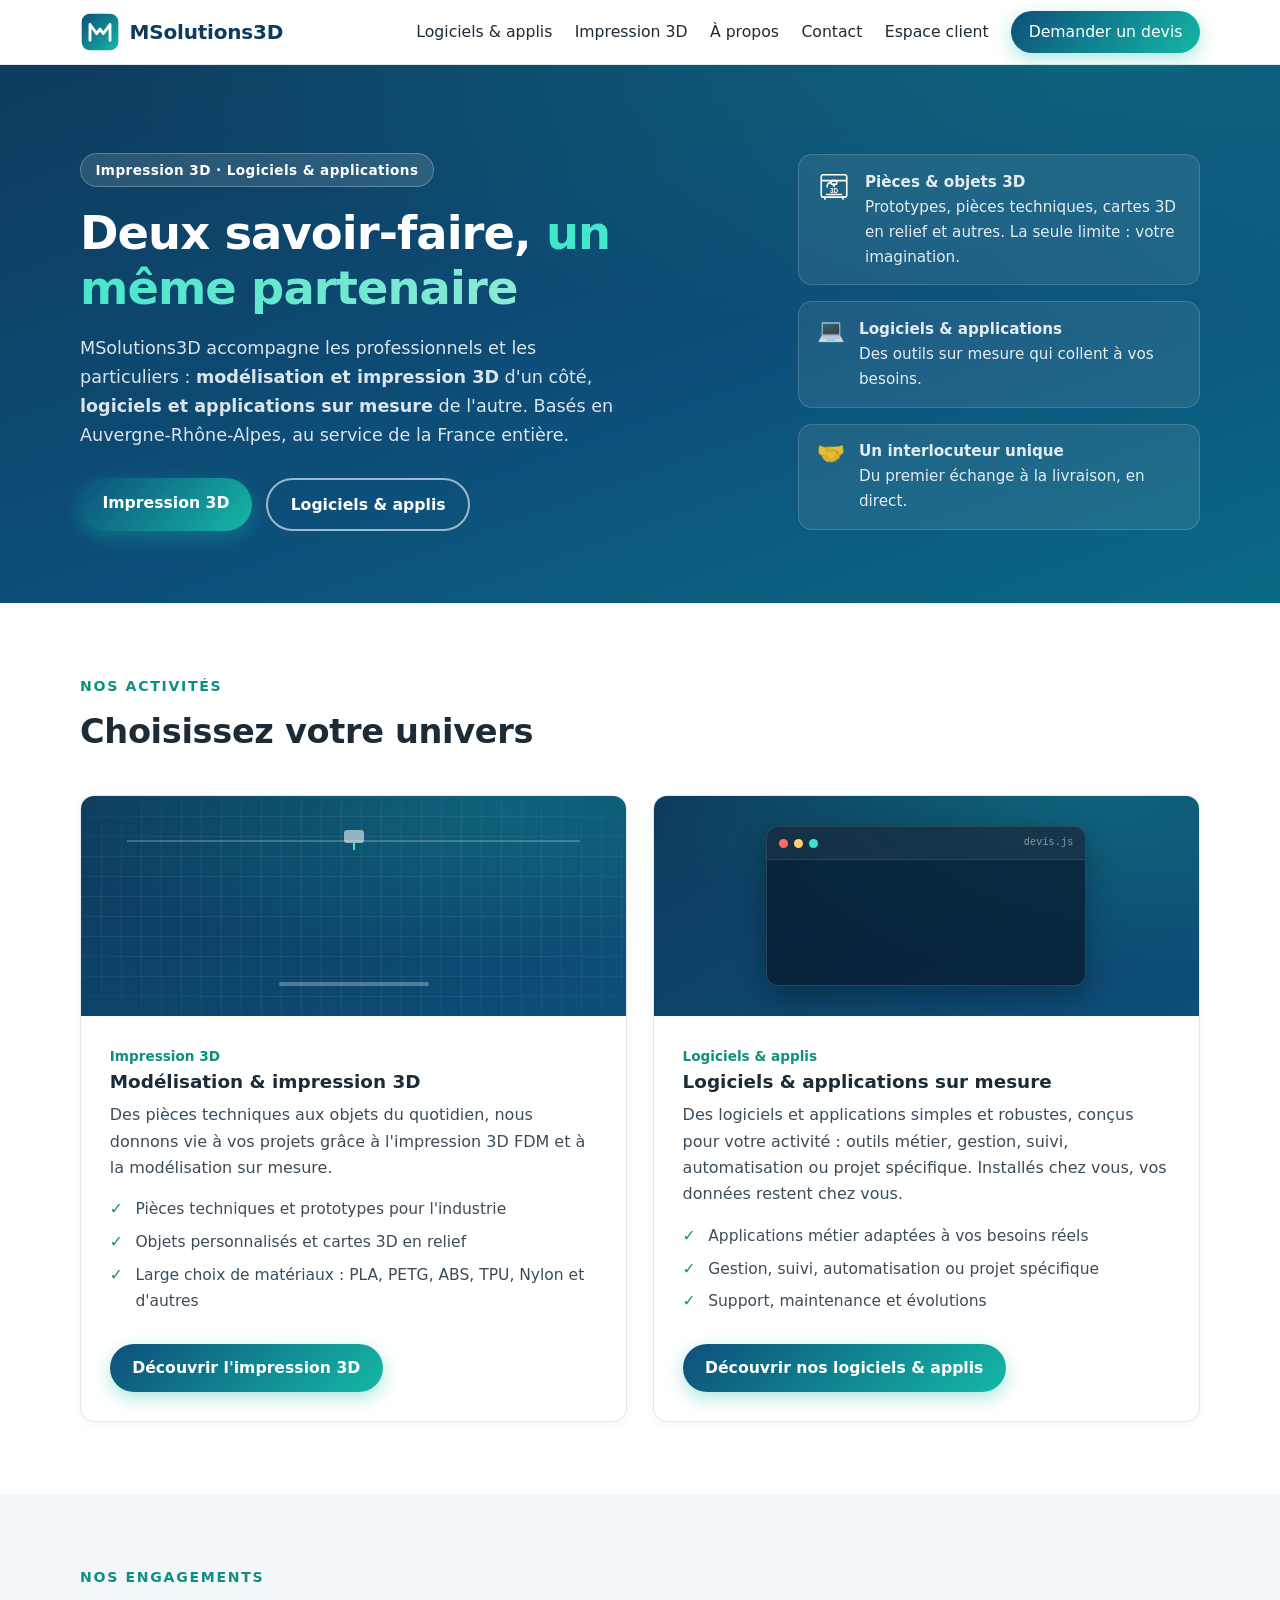
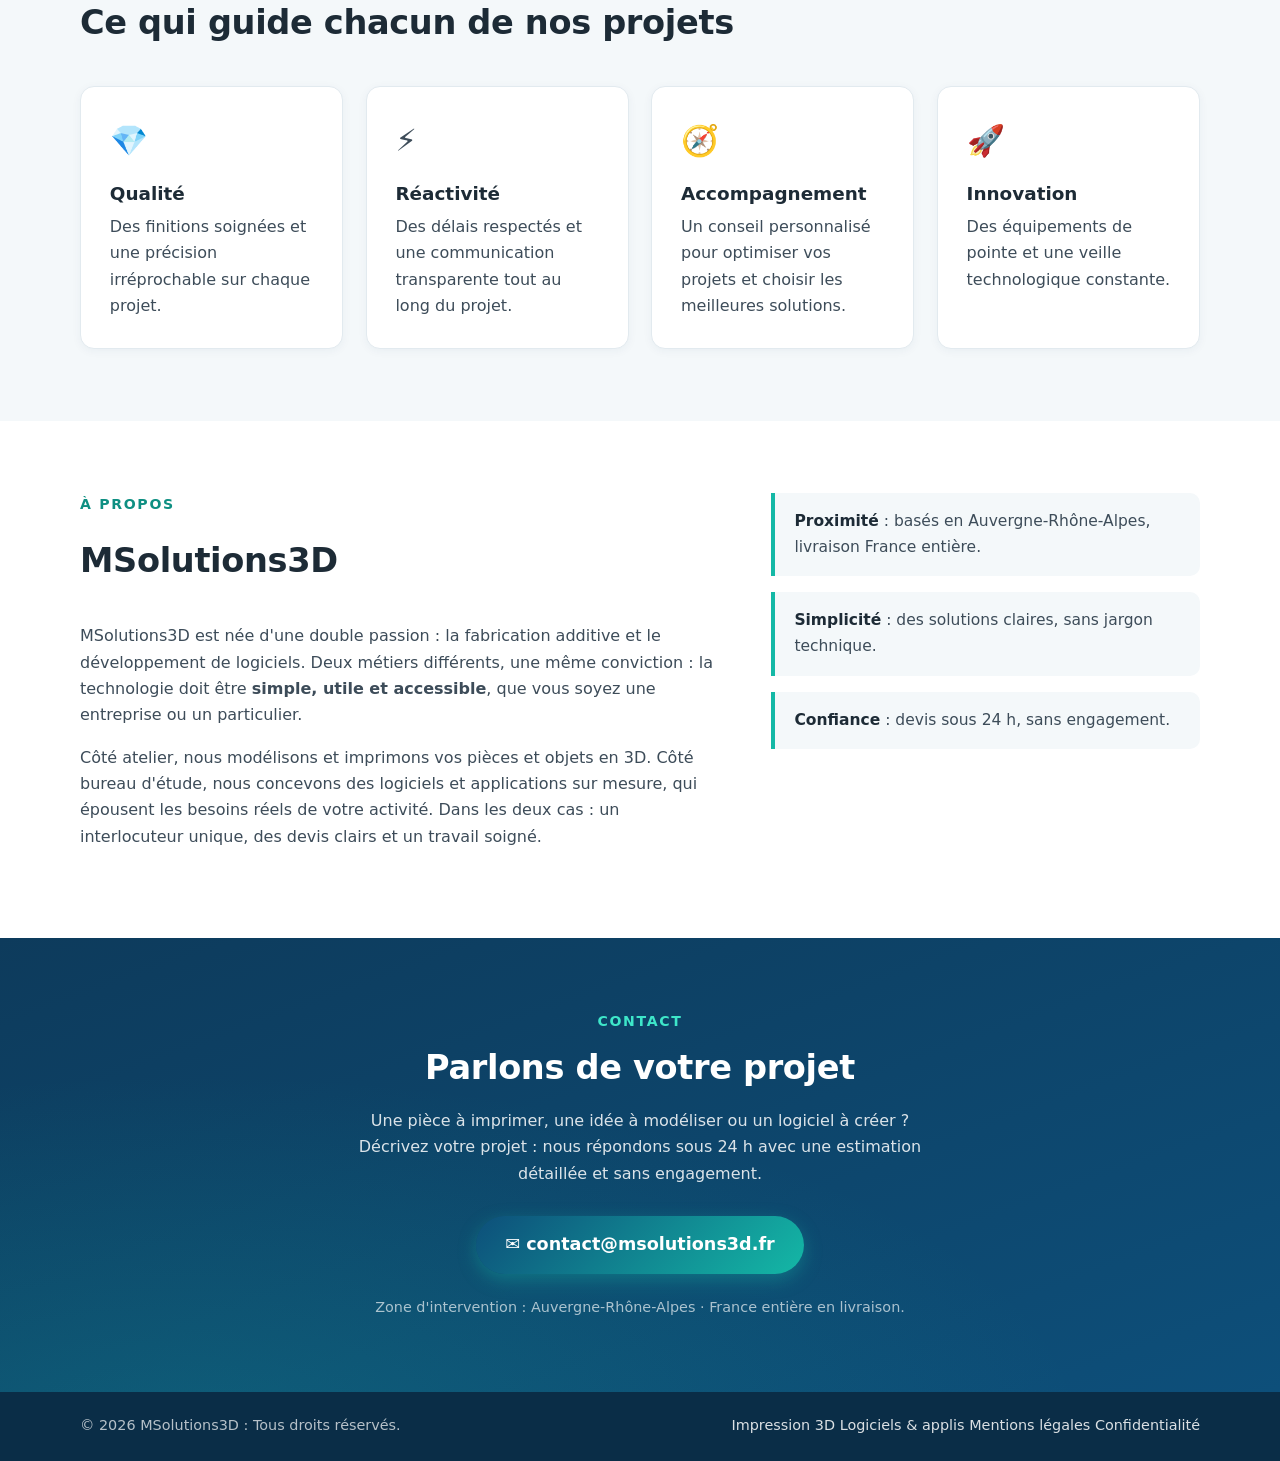
<file: index.html>
<!DOCTYPE html>
<html lang="fr">
<head>
  <meta charset="UTF-8">
  <meta name="viewport" content="width=device-width, initial-scale=1.0">
  <title>MSolutions3D&nbsp;: Impression 3D & logiciels sur mesure | Auvergne-Rhône-Alpes</title>
  <meta name="description" content="MSolutions3D réunit deux savoir-faire : modélisation et impression 3D FDM (pièces techniques, prototypes, objets personnalisés) et développement de logiciels et applications sur mesure pour professionnels et particuliers. Auvergne-Rhône-Alpes, livraison France entière.">
  <meta name="robots" content="index, follow">

  <!-- Open Graph (réseaux sociaux) -->
  <meta property="og:type" content="website">
  <meta property="og:title" content="MSolutions3D&nbsp;: Impression 3D & logiciels sur mesure">
  <meta property="og:description" content="Modélisation et impression 3D FDM, et développement de logiciels et applications sur mesure pour professionnels et particuliers. Auvergne-Rhône-Alpes, France entière.">
  <meta property="og:image" content="assets/og-image.jpg">
  <meta property="og:locale" content="fr_FR">
  <meta property="og:site_name" content="MSolutions3D">

  <link rel="stylesheet" href="css/style.css">
  <link rel="icon" href="assets/favicon.svg" type="image/svg+xml">
</head>
<body>

  <!-- ===== En-tête / Navigation ===== -->
  <header class="site-header" id="haut">
    <div class="container header-inner">
      <a href="index.html" class="brand">
        <svg class="brand-mark" viewBox="0 0 48 48" aria-hidden="true">
          <rect x="2" y="2" width="44" height="44" rx="10" fill="url(#gradMark)"/>
          <path d="M12 34 V15 l8 11 4 -5.5 4 5.5 8 -11 V34" fill="none" stroke="#ffffff" stroke-width="3.4" stroke-linecap="round" stroke-linejoin="round"/>
          <defs>
            <linearGradient id="gradMark" x1="0" y1="0" x2="1" y2="1">
              <stop offset="0" stop-color="#0d4f7a"/>
              <stop offset="1" stop-color="#14b8a6"/>
            </linearGradient>
          </defs>
        </svg>
        <span class="brand-name">MSolutions3D</span>
      </a>

      <nav class="main-nav" id="mainNav" aria-label="Navigation principale">
        <a href="logiciels.html">Logiciels &amp; applis</a>
        <a href="impression-3d.html">Impression 3D</a>
        <a href="#apropos">À propos</a>
        <a href="#contact">Contact</a>
        <a href="espace-client.html">Espace client</a>
        <a href="#contact" class="btn btn-primary btn-nav">Demander un devis</a>
      </nav>

      <button class="nav-toggle" id="navToggle" aria-label="Ouvrir le menu" aria-expanded="false">
        <span></span><span></span><span></span>
      </button>
    </div>
  </header>

  <main>

    <!-- ===== Héro ===== -->
    <section class="hero">
      <div class="container hero-inner">
        <div class="hero-text reveal">
          <p class="hero-badge">Impression 3D · Logiciels &amp; applications</p>
          <h1>Deux savoir-faire, <span class="accent">un même partenaire</span></h1>
          <p class="hero-sub">
            MSolutions3D accompagne les professionnels et les particuliers&nbsp;:
            <strong>modélisation et impression 3D</strong> d'un côté,
            <strong>logiciels et applications sur mesure</strong> de l'autre.
            Basés en Auvergne-Rhône-Alpes, au service de la France entière.
          </p>
          <div class="hero-actions">
            <a href="impression-3d.html" class="btn btn-primary">Impression 3D</a>
            <a href="logiciels.html" class="btn btn-ghost">Logiciels &amp; applis</a>
          </div>
        </div>

        <ul class="hero-points reveal">
          <li>
            <span class="point-icon" aria-hidden="true">
              <svg class="point-svg" viewBox="0 0 64 64" fill="none" stroke="#ffffff" stroke-width="3" stroke-linecap="round" stroke-linejoin="round">
                <rect x="8" y="9" width="48" height="42" rx="4"/>
                <line x1="8" y1="20" x2="56" y2="20"/>
                <rect x="27" y="20" width="10" height="7" rx="1.5"/>
                <line x1="32" y1="27" x2="32" y2="31"/>
                <path d="M27 23 q-8 1 -8 9"/>
                <line x1="18" y1="46" x2="46" y2="46"/>
                <path d="M15 51 v4 M49 51 v4"/>
                <text x="32" y="43" text-anchor="middle" font-family="Arial, sans-serif" font-size="12" font-weight="700" fill="#ffffff" stroke="none">3D</text>
              </svg>
            </span>
            <div><strong>Pièces & objets 3D</strong><br>Prototypes, pièces techniques, cartes 3D en relief et autres. La seule limite&nbsp;: votre imagination.</div>
          </li>
          <li>
            <span class="point-icon" aria-hidden="true">💻</span>
            <div><strong>Logiciels &amp; applications</strong><br>Des outils sur mesure qui collent à vos besoins.</div>
          </li>
          <li>
            <span class="point-icon" aria-hidden="true">🤝</span>
            <div><strong>Un interlocuteur unique</strong><br>Du premier échange à la livraison, en direct.</div>
          </li>
        </ul>
      </div>
    </section>

    <!-- ===== Les deux pôles ===== -->
    <section class="section" id="poles">
      <div class="container">
        <p class="section-kicker">Nos activités</p>
        <h2 class="section-title">Choisissez votre univers</h2>

        <div class="cards-2col">
          <!-- Pôle impression 3D -->
          <article class="card pole-card reveal">
            <div class="pole-img pole-anim anim-print" role="img" aria-label="Animation technique d'une impression 3D couche par couche">
              <span class="bp-grid"></span>
              <span class="print-rail"></span>
              <span class="print-head"></span>
              <span class="print-plate"></span>
              <span class="print-stack"><span class="print-inner">
                <i style="width:70px"></i><i style="width:67px"></i><i style="width:62px"></i><i style="width:55px"></i><i style="width:48px"></i>
                <i style="width:42px"></i><i style="width:38px"></i><i style="width:36px"></i><i style="width:38px"></i><i style="width:44px"></i>
                <i style="width:52px"></i><i style="width:58px"></i><i style="width:60px"></i><i style="width:58px"></i><i style="width:52px"></i>
                <i style="width:45px"></i><i style="width:38px"></i><i style="width:32px"></i><i style="width:27px"></i><i style="width:22px"></i>
              </span></span>
            </div>
            <div class="pole-body">
              <p class="card-tag">Impression 3D</p>
              <h3>Modélisation &amp; impression 3D</h3>
              <p>
                Des pièces techniques aux objets du quotidien, nous donnons vie à vos
                projets grâce à l'impression 3D FDM et à la modélisation sur mesure.
              </p>
              <ul class="feature-list">
                <li>Pièces techniques et prototypes pour l'industrie</li>
                <li>Objets personnalisés et cartes 3D en relief</li>
                <li>Large choix de matériaux&nbsp;: PLA, PETG, ABS, TPU, Nylon et d'autres</li>
              </ul>
              <div class="card-actions">
                <a href="impression-3d.html" class="btn btn-primary">Découvrir l'impression 3D</a>
              </div>
            </div>
          </article>

          <!-- Pôle logiciels -->
          <article class="card pole-card reveal">
            <div class="pole-img pole-anim anim-code" role="img" aria-label="Animation : le code d'une application qui s'écrit">
              <div class="code-window">
                <div class="code-bar"><i></i><i></i><i></i><em class="code-file">devis.js</em></div>
                <pre class="code-body"><span class="cl" style="--d:.3s"><span class="c-kw">function</span> <span class="c-fn">devis</span>(pieces) {</span><span class="cl" style="--d:1.2s">  <span class="c-kw">return</span> pieces</span><span class="cl" style="--d:2.1s">    .<span class="c-fn">map</span>(p =&gt; p.<span class="c-pr">prix</span>)</span><span class="cl" style="--d:3s">    .<span class="c-fn">reduce</span>((a, b) =&gt; a + b);</span><span class="cl" style="--d:3.9s">}<span class="code-cur"></span></span></pre>
              </div>
            </div>
            <div class="pole-body">
              <p class="card-tag">Logiciels &amp; applis</p>
              <h3>Logiciels &amp; applications sur mesure</h3>
              <p>
                Des logiciels et applications simples et robustes, conçus pour votre
                activité&nbsp;: outils métier, gestion, suivi, automatisation ou projet
                spécifique. Installés chez vous, vos données restent chez vous.
              </p>
              <ul class="feature-list">
                <li>Applications métier adaptées à vos besoins réels</li>
                <li>Gestion, suivi, automatisation ou projet spécifique</li>
                <li>Support, maintenance et évolutions</li>
              </ul>
              <div class="card-actions">
                <a href="logiciels.html" class="btn btn-primary">Découvrir nos logiciels &amp; applis</a>
              </div>
            </div>
          </article>
        </div>
      </div>
    </section>

    <!-- ===== Nos engagements ===== -->
    <section class="section section-alt" id="engagements">
      <div class="container">
        <p class="section-kicker">Nos engagements</p>
        <h2 class="section-title">Ce qui guide chacun de nos projets</h2>

        <div class="cards-4col">
          <article class="card reveal">
            <span class="card-icon" aria-hidden="true">💎</span>
            <h3>Qualité</h3>
            <p>Des finitions soignées et une précision irréprochable sur chaque projet.</p>
          </article>
          <article class="card reveal">
            <span class="card-icon" aria-hidden="true">⚡</span>
            <h3>Réactivité</h3>
            <p>Des délais respectés et une communication transparente tout au long du projet.</p>
          </article>
          <article class="card reveal">
            <span class="card-icon" aria-hidden="true">🧭</span>
            <h3>Accompagnement</h3>
            <p>Un conseil personnalisé pour optimiser vos projets et choisir les meilleures solutions.</p>
          </article>
          <article class="card reveal">
            <span class="card-icon" aria-hidden="true">🚀</span>
            <h3>Innovation</h3>
            <p>Des équipements de pointe et une veille technologique constante.</p>
          </article>
        </div>
      </div>
    </section>

    <!-- ===== À propos ===== -->
    <section class="section" id="apropos">
      <div class="container apropos-inner">
        <div class="reveal">
          <p class="section-kicker">À propos</p>
          <h2 class="section-title">MSolutions3D</h2>
          <p>
            MSolutions3D est née d'une double passion&nbsp;: la fabrication additive et le
            développement de logiciels. Deux métiers différents, une même conviction&nbsp;:
            la technologie doit être <strong>simple, utile et accessible</strong>, que vous
            soyez une entreprise ou un particulier.
          </p>
          <p>
            Côté atelier, nous modélisons et imprimons vos pièces et objets en 3D.
            Côté bureau d'étude, nous concevons des logiciels et applications sur mesure,
            qui épousent les besoins réels de votre activité. Dans les deux cas&nbsp;: un
            interlocuteur unique, des devis clairs et un travail soigné.
          </p>
        </div>
        <ul class="apropos-values reveal">
          <li><strong>Proximité</strong>&nbsp;: basés en Auvergne-Rhône-Alpes, livraison France entière.</li>
          <li><strong>Simplicité</strong>&nbsp;: des solutions claires, sans jargon technique.</li>
          <li><strong>Confiance</strong>&nbsp;: devis sous 24&nbsp;h, sans engagement.</li>
        </ul>
      </div>
    </section>

    <!-- ===== Contact ===== -->
    <section class="section section-contact" id="contact">
      <div class="container contact-inner reveal">
        <p class="section-kicker">Contact</p>
        <h2 class="section-title">Parlons de votre projet</h2>
        <p class="contact-sub">
          Une pièce à imprimer, une idée à modéliser ou un logiciel à créer&nbsp;?
          Décrivez votre projet&nbsp;: nous répondons sous 24&nbsp;h avec une
          estimation détaillée et sans engagement.
        </p>
        <a class="btn btn-primary btn-lg" href="mailto:contact@msolutions3d.fr?subject=Contact%20via%20le%20site%20MSolutions3D">
          ✉️ contact@msolutions3d.fr
        </a>
        <p class="contact-note">Zone d'intervention&nbsp;: Auvergne-Rhône-Alpes · France entière en livraison.</p>
      </div>
    </section>

  </main>

  <!-- ===== Pied de page ===== -->
  <footer class="site-footer">
    <div class="container footer-inner">
      <p>© <span id="year"></span> MSolutions3D&nbsp;: Tous droits réservés.</p>
      <nav aria-label="Liens de pied de page">
        <a href="impression-3d.html">Impression 3D</a>
        <a href="logiciels.html">Logiciels &amp; applis</a>
        <a href="mentions-legales.html">Mentions légales</a>
        <a href="politique-confidentialite.html">Confidentialité</a>
      </nav>
    </div>
  </footer>

  <script src="js/main.js"></script>
</body>
</html>
</file>
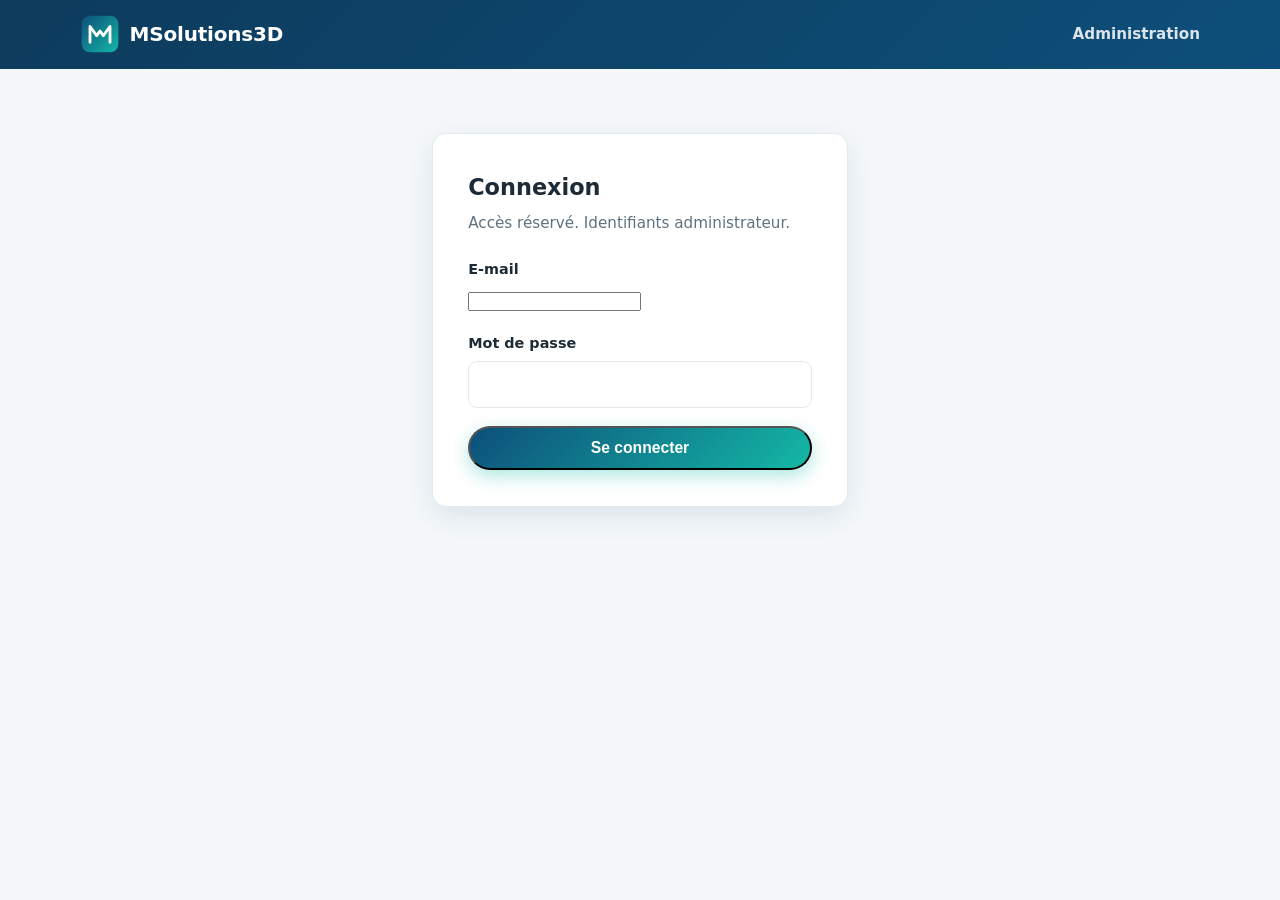
<file: admin.html>
<!DOCTYPE html>
<html lang="fr">
<head>
  <meta charset="UTF-8">
  <meta name="viewport" content="width=device-width, initial-scale=1.0">
  <meta name="robots" content="noindex, nofollow">
  <title>Administration — MSolutions3D</title>
  <link rel="stylesheet" href="css/style.css">
  <link rel="stylesheet" href="css/admin.css">
  <link rel="icon" href="assets/favicon.svg" type="image/svg+xml">
</head>
<body class="admin">

  <header class="admin-header">
    <div class="container">
      <a href="index.html" class="brand" style="text-decoration:none">
        <svg class="brand-mark" viewBox="0 0 48 48" aria-hidden="true">
          <rect x="2" y="2" width="44" height="44" rx="10" fill="url(#gradMark)"/>
          <path d="M12 34 V15 l8 11 4 -5.5 4 5.5 8 -11 V34" fill="none" stroke="#ffffff" stroke-width="3.4" stroke-linecap="round" stroke-linejoin="round"/>
          <defs>
            <linearGradient id="gradMark" x1="0" y1="0" x2="1" y2="1">
              <stop offset="0" stop-color="#0d4f7a"/><stop offset="1" stop-color="#14b8a6"/>
            </linearGradient>
          </defs>
        </svg>
        <span class="brand-name">MSolutions3D</span>
      </a>
      <span class="admin-title">Administration</span>
      <button id="logoutBtn" class="btn-sm" hidden>Se déconnecter</button>
    </div>
  </header>

  <!-- Connexion -->
  <section id="loginView" class="container" hidden>
    <div class="login-wrap">
      <h1>Connexion</h1>
      <p>Accès réservé. Identifiants administrateur.</p>
      <div id="loginError" class="form-error"></div>
      <form id="loginForm">
        <div class="field">
          <label for="email">E-mail</label>
          <input type="email" id="email" autocomplete="username" required>
        </div>
        <div class="field">
          <label for="password">Mot de passe</label>
          <input type="password" id="password" autocomplete="current-password" required>
        </div>
        <button type="submit" class="btn btn-primary" style="width:100%">Se connecter</button>
      </form>
    </div>
  </section>

  <!-- Application -->
  <main id="appView" class="admin-main container" hidden>
    <nav class="tabs" id="tabs">
      <button class="tab active" data-tab="portfolio">Portfolio</button>
      <button class="tab" data-tab="clients">Clients</button>
      <button class="tab" data-tab="orders">Commandes</button>
      <button class="tab" data-tab="invoices">Factures</button>
      <button class="tab" data-tab="messages">Messages <span id="tabMsgBadge" class="tab-badge" hidden>0</span></button>
      <button class="tab" data-tab="stock">Stock filament <span id="tabStockBadge" class="tab-badge" hidden>0</span></button>
      <button class="tab" data-tab="calc">Coût 3D</button>
      <button class="tab" data-tab="compta">Compta</button>
      <button class="tab" data-tab="devprojects">Projets</button>
      <button class="tab" data-tab="settings">Paramètres</button>
    </nav>

    <!-- Onglet Portfolio -->
    <div class="tab-panel" data-panel="portfolio">
      <div class="admin-toolbar">
        <h1>Portfolio public</h1>
        <button id="addBtn" class="btn btn-primary">+ Ajouter un projet</button>
      </div>
      <section class="admin-group">
        <h2>Réalisations — Impression 3D <span class="count" id="count3d"></span></h2>
        <div class="proj-list" id="list-impression3d"></div>
      </section>
      <section class="admin-group">
        <h2>Projets — Logiciels &amp; applications <span class="count" id="countLog"></span></h2>
        <div class="proj-list" id="list-logiciel"></div>
      </section>
    </div>

    <!-- Onglet Clients -->
    <div class="tab-panel" data-panel="clients" hidden>
      <div class="admin-toolbar">
        <h1>Comptes clients <span class="count" id="countClients"></span></h1>
        <button id="addClientBtn" class="btn btn-primary">+ Ajouter un client</button>
      </div>
      <div class="proj-list" id="list-clients"></div>
    </div>

    <!-- Onglet Commandes -->
    <div class="tab-panel" data-panel="orders" hidden>
      <div id="orderListView">
        <div class="admin-toolbar">
          <h1>Commandes <span class="count" id="countOrders"></span></h1>
          <button id="addOrderBtn" class="btn btn-primary">+ Nouvelle commande</button>
        </div>
        <div class="proj-list" id="list-orders"></div>
      </div>
      <div id="orderDetailView" hidden>
        <button id="orderBackBtn" class="btn-sm" style="margin-bottom:1rem">← Retour aux commandes</button>
        <div class="admin-toolbar">
          <h1 id="orderDetailTitle"></h1>
          <div style="display:flex;gap:0.5rem;flex-wrap:wrap">
            <button id="orderEditBtn" class="btn-sm">Modifier</button>
            <button id="orderGenDevis" class="btn btn-primary">Générer le devis</button>
            <button id="orderGenFacture" class="btn btn-primary">Générer la facture</button>
          </div>
        </div>
        <p id="orderDetailMeta" class="hint"></p>
        <div style="display:flex;gap:0.5rem;align-items:center;margin:0.4rem 0 1.4rem">
          <span class="hint">Statut :</span>
          <select id="orderStatusSelect" style="padding:0.4rem 0.7rem;border:1px solid var(--bordure);border-radius:8px">
            <option value="devis">Devis</option>
            <option value="validee">Validée</option>
            <option value="en_cours">En cours (production)</option>
            <option value="controle">Contrôle</option>
            <option value="terminee">Terminée</option>
            <option value="annulee">Annulée</option>
          </select>
        </div>
        <h2 style="font-size:1.05rem;color:var(--encre);margin-bottom:0.6rem">Détail chiffré</h2>
        <div id="orderLinesView"></div>
        <h2 style="font-size:1.05rem;color:var(--encre);margin:1.5rem 0 0.6rem">Documents (devis &amp; factures)</h2>
        <div class="proj-list" id="orderDocs"></div>
      </div>
    </div>

    <!-- Onglet Factures -->
    <div class="tab-panel" data-panel="invoices" hidden>
      <div class="admin-toolbar">
        <h1>Factures <span class="count" id="countInvoices"></span></h1>
        <div style="display:flex;gap:0.5rem;flex-wrap:wrap">
          <button id="genInvoiceBtn" class="btn btn-primary">+ Générer une facture</button>
          <button id="addInvoiceBtn" class="btn-sm">Importer un PDF</button>
        </div>
      </div>
      <div class="proj-list" id="list-invoices"></div>
    </div>

    <!-- Onglet Messages -->
    <div class="tab-panel" data-panel="messages" hidden>
      <div class="admin-toolbar">
        <h1>Messagerie <span class="count" id="countThreads"></span></h1>
      </div>
      <div class="proj-list" id="list-threads"></div>
    </div>

    <!-- Onglet Stock filament -->
    <div class="tab-panel" data-panel="stock" hidden>
      <div class="admin-toolbar">
        <h1>Stock de filament <span class="count" id="countStock"></span></h1>
        <button id="addSpoolBtn" class="btn btn-primary">+ Ajouter une bobine</button>
      </div>
      <div class="proj-list" id="list-stock"></div>
    </div>

    <!-- Onglet Calculateur coût 3D -->
    <div class="tab-panel" data-panel="calc" hidden>
      <div class="admin-toolbar"><h1>Calculateur de coût de production 3D</h1></div>
      <p class="hint" style="margin-bottom:1.2rem">Estimez le coût de revient et le prix de vente conseillé d'une impression. Le coût matière est repris de votre stock de filament.</p>
      <div class="calc-grid">
        <form id="calcForm" class="calc-inputs">
          <p class="calc-legend">Impression</p>
          <div class="field">
            <label for="calcSpool">Filament utilisé</label>
            <select id="calcSpool"></select>
          </div>
          <div style="display:flex;gap:0.8rem">
            <div class="field" style="flex:1"><label for="calcFilamentKg">Coût filament (€/kg)</label><input type="text" id="calcFilamentKg" placeholder="ex. 22,90"></div>
            <div class="field" style="flex:1"><label for="calcWeight">Poids utilisé (g)</label><input type="text" id="calcWeight" placeholder="ex. 85"></div>
          </div>
          <div class="field"><label for="calcPrintTime">Temps d'impression (heures)</label><input type="text" id="calcPrintTime" placeholder="ex. 6,5"></div>

          <p class="calc-legend">Machine &amp; énergie</p>
          <div style="display:flex;gap:0.8rem">
            <div class="field" style="flex:1"><label for="calcPower">Puissance (W)</label><input type="text" id="calcPower"></div>
            <div class="field" style="flex:1"><label for="calcElec">Électricité (€/kWh)</label><input type="text" id="calcElec"></div>
            <div class="field" style="flex:1"><label for="calcMachine">Usure machine (€/h)</label><input type="text" id="calcMachine"></div>
          </div>

          <p class="calc-legend">Main d'œuvre &amp; marge</p>
          <div style="display:flex;gap:0.8rem">
            <div class="field" style="flex:1"><label for="calcLaborTime">Temps main d'œuvre (h)</label><input type="text" id="calcLaborTime" placeholder="ex. 0,5"></div>
            <div class="field" style="flex:1"><label for="calcLaborRate">Taux horaire (€/h)</label><input type="text" id="calcLaborRate"></div>
          </div>
          <div style="display:flex;gap:0.8rem">
            <div class="field" style="flex:1"><label for="calcFailure">Provision échec (%)</label><input type="text" id="calcFailure"></div>
            <div class="field" style="flex:1"><label for="calcMargin">Marge commerciale (%)</label><input type="text" id="calcMargin"></div>
          </div>
          <button type="button" id="calcSaveDefaults" class="btn-sm">Enregistrer ces réglages par défaut</button>
        </form>
        <div class="calc-result" id="calcResult"></div>
      </div>
    </div>

    <!-- Onglet Comptabilité / contrôle de gestion -->
    <div class="tab-panel" data-panel="compta" hidden>
      <div class="admin-toolbar">
        <h1>Contrôle de gestion</h1>
        <div class="compta-period">
          <span class="hint">Période&nbsp;:</span>
          <select id="comptaGran">
            <option value="all">Tout</option>
            <option value="year">Année</option>
            <option value="month">Mois</option>
            <option value="week">Semaine</option>
          </select>
          <select id="comptaYear" hidden></select>
          <input type="month" id="comptaMonth" hidden>
          <input type="week" id="comptaWeek" hidden>
        </div>
      </div>
      <div id="accountingBox"></div>

      <div class="admin-toolbar" style="margin-top:2.2rem">
        <h2 style="border:none;margin:0;padding:0">Dépenses / charges <span class="count" id="countExpenses"></span></h2>
        <button id="addExpenseBtn" class="btn btn-primary">+ Ajouter une dépense</button>
      </div>
      <div class="proj-list" id="list-expenses"></div>
    </div>

    <!-- Onglet Projets (Gantt) -->
    <div class="tab-panel" data-panel="devprojects" hidden>
      <div id="devListView">
        <div class="admin-toolbar">
          <h1>Projets de développement <span class="count" id="countDevProjects"></span></h1>
          <button id="addDevProjectBtn" class="btn btn-primary">+ Nouveau projet</button>
        </div>
        <div class="proj-list" id="list-devprojects"></div>
      </div>
      <div id="devDetailView" hidden>
        <button id="devBackBtn" class="btn-sm" style="margin-bottom:1rem">← Retour aux projets</button>
        <div class="admin-toolbar">
          <h1 id="devDetailName"></h1>
          <div style="display:flex;gap:0.5rem;flex-wrap:wrap">
            <button id="editDevProjectBtn" class="btn-sm">Modifier le projet</button>
            <button id="addDevTaskBtn" class="btn btn-primary">+ Ajouter une tâche</button>
          </div>
        </div>
        <p id="devDetailMeta" class="hint"></p>
        <div id="ganttContainer"></div>
        <h2 style="margin-top:1.6rem;font-size:1.1rem;color:var(--encre)">Tâches</h2>
        <div class="proj-list" id="list-devtasks"></div>
      </div>
    </div>

    <!-- Onglet Paramètres -->
    <div class="tab-panel" data-panel="settings" hidden>
      <div class="admin-toolbar"><h1>Paramètres de facturation</h1></div>
      <p class="hint" style="margin-bottom:1.2rem">Ces informations apparaissent sur vos factures générées. Complétez-les avant d'émettre votre première facture.</p>
      <div id="settingsError" class="form-error"></div>
      <form id="settingsForm" style="max-width:44rem">
        <div class="field"><label for="setName">Nom / raison sociale</label><input type="text" id="setName"></div>
        <div class="field"><label for="setLegal">Forme juridique <span class="hint">(ex. Entreprise individuelle, SASU…)</span></label><input type="text" id="setLegal"></div>
        <div class="field"><label for="setAddress">Adresse</label><input type="text" id="setAddress"></div>
        <div style="display:flex;gap:0.8rem">
          <div class="field" style="flex:0 0 8rem"><label for="setCP">Code postal</label><input type="text" id="setCP"></div>
          <div class="field" style="flex:1"><label for="setCity">Ville</label><input type="text" id="setCity"></div>
        </div>
        <div class="field"><label for="setSiret">SIRET</label><input type="text" id="setSiret"></div>
        <div style="display:flex;gap:0.8rem">
          <div class="field" style="flex:1"><label for="setApe">Code APE</label><input type="text" id="setApe"></div>
          <div class="field" style="flex:1"><label for="setRcs">RCS <span class="hint">(sociétés)</span></label><input type="text" id="setRcs"></div>
        </div>
        <div class="field"><label for="setCapital">Capital social <span class="hint">(sociétés)</span></label><input type="text" id="setCapital"></div>
        <div style="display:flex;gap:0.8rem">
          <div class="field" style="flex:1"><label for="setEmail">E-mail</label><input type="text" id="setEmail"></div>
          <div class="field" style="flex:1"><label for="setPhone">Téléphone</label><input type="text" id="setPhone"></div>
        </div>
        <div style="display:flex;gap:0.8rem">
          <div class="field" style="flex:1"><label for="setIban">IBAN</label><input type="text" id="setIban"></div>
          <div class="field" style="flex:0 0 10rem"><label for="setBic">BIC</label><input type="text" id="setBic"></div>
        </div>
        <hr style="border:none;border-top:1px solid var(--bordure);margin:1.2rem 0">
        <div class="field">
          <label style="font-weight:400"><input type="checkbox" id="setVatApplicable"> Je facture avec TVA</label>
          <p class="hint">Décoché = micro-entreprise / franchise en base (mention « TVA non applicable, art. 293 B du CGI » ajoutée automatiquement).</p>
        </div>
        <div class="field" style="max-width:12rem"><label for="setVatRate">Taux de TVA par défaut (%)</label><input type="text" id="setVatRate" value="20"></div>
        <div class="field"><label for="setPayTerms">Conditions de règlement</label><input type="text" id="setPayTerms"></div>
        <div class="field"><label for="setPenalty">Mentions de pénalités de retard</label><textarea id="setPenalty"></textarea></div>
        <div style="display:flex;gap:0.8rem">
          <div class="field" style="flex:0 0 8rem"><label for="setPrefix">Préfixe n° facture</label><input type="text" id="setPrefix" value="F-"></div>
          <div class="field" style="flex:0 0 12rem"><label for="setNextNum">Prochain n°</label><input type="number" id="setNextNum" value="1" min="1"></div>
        </div>
        <button type="submit" class="btn btn-primary">Enregistrer les paramètres</button>
      </form>
    </div>
  </main>

  <!-- Modale projet -->
  <div id="modal" class="modal-overlay" hidden>
    <div class="modal" role="dialog" aria-modal="true" aria-labelledby="modalTitle">
      <h2 id="modalTitle">Ajouter un projet</h2>
      <div id="formError" class="form-error"></div>
      <form id="projectForm">
        <input type="hidden" id="projectId">
        <div class="field">
          <label for="type">Type de projet</label>
          <select id="type">
            <option value="impression3d">Réalisation — Impression 3D</option>
            <option value="logiciel">Projet — Logiciel &amp; application</option>
          </select>
        </div>
        <div class="field">
          <label for="title">Titre</label>
          <input type="text" id="title" required maxlength="120">
        </div>
        <div class="field" data-only="logiciel">
          <label for="subtitle">Sous-titre / accroche</label>
          <input type="text" id="subtitle" maxlength="140">
        </div>
        <div class="field">
          <label for="description">Description</label>
          <textarea id="description" maxlength="600"></textarea>
        </div>
        <div class="field" data-only="impression3d">
          <label for="tags">Étiquettes <span class="hint">(séparées par des virgules)</span></label>
          <input type="text" id="tags" placeholder="PLA, Relief 3D, Sur mesure">
        </div>
        <div class="field" data-only="logiciel">
          <label for="features">Points clés <span class="hint">(un par ligne)</span></label>
          <textarea id="features"></textarea>
        </div>
        <div class="field">
          <label for="image">Image <span class="hint">(facultative — jpg, png, webp, max 5 Mo)</span></label>
          <input type="file" id="image" accept=".jpg,.jpeg,.png,.webp">
          <div id="imagePreviewWrap" hidden>
            <img id="imagePreview" class="preview-img" alt="Aperçu">
            <div class="field" style="margin-top:0.5rem">
              <label style="font-weight:400"><input type="checkbox" id="removeImage"> Retirer l'image actuelle</label>
            </div>
          </div>
        </div>
        <div class="field">
          <label for="position">Ordre d'affichage <span class="hint">(0 = en premier)</span></label>
          <input type="number" id="position" value="0" min="0" step="1" style="max-width:8rem">
        </div>
        <div class="modal-actions">
          <button type="button" id="cancelBtn" class="btn-sm">Annuler</button>
          <button type="submit" class="btn btn-primary">Enregistrer</button>
        </div>
      </form>
    </div>
  </div>

  <!-- Modale client -->
  <div id="clientModal" class="modal-overlay" hidden>
    <div class="modal" role="dialog" aria-modal="true" aria-labelledby="clientModalTitle">
      <h2 id="clientModalTitle">Ajouter un client</h2>
      <div id="clientError" class="form-error"></div>
      <form id="clientForm">
        <input type="hidden" id="clientId">
        <div class="field">
          <label for="clientEmail">E-mail <span class="hint">(identifiant de connexion)</span></label>
          <input type="email" id="clientEmail" required>
        </div>
        <div class="field"><label for="clientName">Nom du contact</label><input type="text" id="clientName"></div>
        <div class="field"><label for="clientCompany">Société</label><input type="text" id="clientCompany"></div>
        <div class="field"><label for="clientPhone">Téléphone</label><input type="text" id="clientPhone"></div>
        <div class="field" id="clientInviteField">
          <label style="font-weight:400"><input type="checkbox" id="clientInvite" checked>
            Envoyer un e-mail d'invitation (définition du mot de passe)</label>
          <p class="hint">Sinon, un mot de passe provisoire sera généré et affiché.</p>
        </div>
        <div class="field" id="clientActiveField" hidden>
          <label style="font-weight:400"><input type="checkbox" id="clientActive" checked> Compte actif</label>
        </div>
        <div class="modal-actions">
          <button type="button" id="clientCancelBtn" class="btn-sm">Annuler</button>
          <button type="submit" class="btn btn-primary">Enregistrer</button>
        </div>
      </form>
    </div>
  </div>

  <!-- Modale commande -->
  <div id="orderModal" class="modal-overlay" hidden>
    <div class="modal" role="dialog" aria-modal="true" aria-labelledby="orderModalTitle">
      <h2 id="orderModalTitle">Nouvelle commande</h2>
      <div id="orderError" class="form-error"></div>
      <form id="orderForm">
        <input type="hidden" id="orderId">
        <div class="field">
          <label for="orderClient">Client</label>
          <select id="orderClient" required></select>
        </div>
        <div class="field"><label for="orderTitle">Titre / objet</label><input type="text" id="orderTitle" required maxlength="140"></div>
        <div class="field"><label for="orderRef">Référence <span class="hint">(facultatif)</span></label><input type="text" id="orderRef" maxlength="40"></div>
        <div class="field">
          <label for="orderCategory">Type</label>
          <select id="orderCategory">
            <option value="impression3d">Impression 3D</option>
            <option value="dev">Développement</option>
            <option value="autre">Autre</option>
          </select>
        </div>
        <div class="field">
          <label for="orderStatus">Statut</label>
          <select id="orderStatus">
            <option value="devis">Devis</option>
            <option value="validee">Validée</option>
            <option value="en_cours">En cours</option>
            <option value="controle">Contrôle</option>
            <option value="terminee">Terminée</option>
            <option value="annulee">Annulée</option>
          </select>
        </div>
        <label style="font-weight:600;font-size:0.9rem;display:block;margin-bottom:0.4rem">Lignes (désignation · quantité · prix unitaire HT)</label>
        <div id="orderLines"></div>
        <button type="button" id="orderAddLine" class="btn-sm" style="margin:0.3rem 0 0.6rem">+ Ajouter une ligne</button>
        <p class="hint" id="orderTotalPreview"></p>
        <div class="field" id="orderVatField" hidden style="max-width:12rem"><label for="orderVat">Taux de TVA (%)</label><input type="text" id="orderVat"></div>
        <div class="field"><label for="orderDue">Échéance <span class="hint">(facultatif)</span></label><input type="date" id="orderDue"></div>
        <div class="field"><label for="orderDesc">Description</label><textarea id="orderDesc" maxlength="1000"></textarea></div>
        <div class="modal-actions">
          <button type="button" id="orderCancelBtn" class="btn-sm">Annuler</button>
          <button type="submit" class="btn btn-primary">Enregistrer</button>
        </div>
      </form>
    </div>
  </div>

  <!-- Modale facture -->
  <div id="invoiceModal" class="modal-overlay" hidden>
    <div class="modal" role="dialog" aria-modal="true" aria-labelledby="invoiceModalTitle">
      <h2 id="invoiceModalTitle">Nouvelle facture</h2>
      <div id="invoiceError" class="form-error"></div>
      <form id="invoiceForm">
        <div class="field">
          <label for="invoiceClient">Client</label>
          <select id="invoiceClient" required></select>
        </div>
        <div class="field"><label for="invoiceNumber">Numéro de facture</label><input type="text" id="invoiceNumber" maxlength="40"></div>
        <div class="field"><label for="invoiceLabel">Libellé <span class="hint">(facultatif)</span></label><input type="text" id="invoiceLabel" maxlength="140"></div>
        <div class="field"><label for="invoiceAmount">Montant <span class="hint">(ex. 120,00 €)</span></label><input type="text" id="invoiceAmount" maxlength="40"></div>
        <div class="field"><label for="invoiceDate">Date d'émission</label><input type="date" id="invoiceDate"></div>
        <div class="field">
          <label for="invoiceFile">Fichier PDF <span class="hint">(max 15 Mo)</span></label>
          <input type="file" id="invoiceFile" accept="application/pdf,.pdf">
        </div>
        <p class="hint">La génération automatique de factures conformes arrivera en Phase 4. Pour l'instant, déposez un PDF.</p>
        <div class="modal-actions">
          <button type="button" id="invoiceCancelBtn" class="btn-sm">Annuler</button>
          <button type="submit" class="btn btn-primary">Enregistrer</button>
        </div>
      </form>
    </div>
  </div>

  <!-- Modale conversation -->
  <div id="msgModal" class="modal-overlay" hidden>
    <div class="modal" role="dialog" aria-modal="true" aria-labelledby="msgModalTitle">
      <h2 id="msgModalTitle">Conversation</h2>
      <div id="msgThread" class="msg-thread"></div>
      <div id="msgError" class="form-error"></div>
      <form id="msgForm">
        <div class="field">
          <textarea id="msgBody" placeholder="Votre réponse…" required style="min-height:4rem"></textarea>
        </div>
        <div class="modal-actions">
          <button type="button" id="msgCloseBtn" class="btn-sm">Fermer</button>
          <button type="submit" class="btn btn-primary">Envoyer</button>
        </div>
      </form>
    </div>
  </div>

  <!-- Modale bobine de filament -->
  <div id="spoolModal" class="modal-overlay" hidden>
    <div class="modal" role="dialog" aria-modal="true" aria-labelledby="spoolModalTitle">
      <h2 id="spoolModalTitle">Ajouter une bobine</h2>
      <div id="spoolError" class="form-error"></div>
      <form id="spoolForm">
        <input type="hidden" id="spoolId">
        <div class="field">
          <label for="spoolMaterial">Matière</label>
          <input type="text" id="spoolMaterial" list="matList" placeholder="PLA, PETG, ABS…">
          <datalist id="matList">
            <option value="PLA"></option><option value="PETG"></option><option value="ABS"></option>
            <option value="TPU"></option><option value="Nylon PA"></option>
          </datalist>
        </div>
        <div class="field"><label for="spoolColor">Couleur</label><input type="text" id="spoolColor"></div>
        <div class="field"><label for="spoolBrand">Marque</label><input type="text" id="spoolBrand"></div>
        <div class="field"><label for="spoolTotal">Poids total (g)</label><input type="number" id="spoolTotal" value="1000" min="0"></div>
        <div class="field"><label for="spoolRemaining">Poids restant (g) <span class="hint">(vide = plein)</span></label><input type="number" id="spoolRemaining" min="0"></div>
        <div class="field"><label for="spoolThreshold">Seuil d'alerte stock bas (g)</label><input type="number" id="spoolThreshold" value="150" min="0"></div>
        <div class="field"><label for="spoolCost">Prix d'achat</label><input type="text" id="spoolCost" placeholder="ex. 22,90 €"></div>
        <div class="field"><label for="spoolSupplier">Fournisseur</label><input type="text" id="spoolSupplier"></div>
        <div class="field"><label for="spoolDate">Date d'achat</label><input type="date" id="spoolDate"></div>
        <div class="field"><label for="spoolNotes">Notes</label><textarea id="spoolNotes"></textarea></div>
        <div class="modal-actions">
          <button type="button" id="spoolCancelBtn" class="btn-sm">Annuler</button>
          <button type="submit" class="btn btn-primary">Enregistrer</button>
        </div>
      </form>
    </div>
  </div>

  <!-- Modale dépense -->
  <div id="expenseModal" class="modal-overlay" hidden>
    <div class="modal" role="dialog" aria-modal="true" aria-labelledby="expenseModalTitle">
      <h2 id="expenseModalTitle">Ajouter une dépense</h2>
      <div id="expenseError" class="form-error"></div>
      <form id="expenseForm">
        <input type="hidden" id="expenseId">
        <div class="field"><label for="expenseLabel">Libellé</label><input type="text" id="expenseLabel" required></div>
        <div class="field">
          <label for="expenseCategory">Activité concernée</label>
          <select id="expenseCategory">
            <option value="impression3d">Impression 3D</option>
            <option value="dev">Développement</option>
            <option value="general">Général (charges communes)</option>
            <option value="autre">Autre</option>
          </select>
        </div>
        <div class="field"><label for="expenseAmount">Montant</label><input type="text" id="expenseAmount" placeholder="ex. 49,90 €"></div>
        <div class="field"><label for="expenseDate">Date</label><input type="date" id="expenseDate"></div>
        <div class="field"><label for="expenseNotes">Notes</label><textarea id="expenseNotes"></textarea></div>
        <div class="modal-actions">
          <button type="button" id="expenseCancelBtn" class="btn-sm">Annuler</button>
          <button type="submit" class="btn btn-primary">Enregistrer</button>
        </div>
      </form>
    </div>
  </div>

  <!-- Modale génération de facture -->
  <div id="invoiceGenModal" class="modal-overlay" hidden>
    <div class="modal" role="dialog" aria-modal="true" aria-labelledby="invoiceGenTitle">
      <h2 id="invoiceGenTitle">Générer une facture</h2>
      <div id="invoiceGenError" class="form-error"></div>
      <form id="invoiceGenForm">
        <div class="field"><label for="genClient">Client</label><select id="genClient" required></select></div>
        <div style="display:flex;gap:0.8rem">
          <div class="field" style="flex:1"><label for="genIssued">Date d'émission</label><input type="date" id="genIssued"></div>
          <div class="field" style="flex:1"><label for="genDue">Échéance</label><input type="date" id="genDue"></div>
        </div>
        <div class="field" id="genVatField" hidden style="max-width:12rem"><label for="genVat">Taux de TVA (%)</label><input type="text" id="genVat"></div>
        <div class="field"><label for="genLabel">Libellé interne <span class="hint">(facultatif)</span></label><input type="text" id="genLabel"></div>

        <label style="font-weight:600;font-size:0.9rem;display:block;margin-bottom:0.4rem">Lignes de facturation</label>
        <div id="genLines"></div>
        <button type="button" id="genAddLine" class="btn-sm" style="margin:0.3rem 0 1rem">+ Ajouter une ligne</button>
        <p class="hint" id="genTotalPreview"></p>

        <div class="modal-actions">
          <button type="button" id="genCancelBtn" class="btn-sm">Annuler</button>
          <button type="submit" class="btn btn-primary">Générer la facture PDF</button>
        </div>
      </form>
    </div>
  </div>

  <!-- Modale projet dev -->
  <div id="devProjectModal" class="modal-overlay" hidden>
    <div class="modal" role="dialog" aria-modal="true" aria-labelledby="devProjectTitle">
      <h2 id="devProjectTitle">Nouveau projet</h2>
      <div id="devProjectError" class="form-error"></div>
      <form id="devProjectForm">
        <input type="hidden" id="devProjectId">
        <div class="field"><label for="dpName">Nom du projet</label><input type="text" id="dpName" required></div>
        <div class="field"><label for="dpClient">Client <span class="hint">(facultatif)</span></label><select id="dpClient"></select></div>
        <div class="field"><label for="dpStatus">Statut</label>
          <select id="dpStatus">
            <option value="en_cours">En cours</option>
            <option value="en_pause">En pause</option>
            <option value="termine">Terminé</option>
            <option value="annule">Annulé</option>
          </select>
        </div>
        <div style="display:flex;gap:0.8rem">
          <div class="field" style="flex:1"><label for="dpStart">Début</label><input type="date" id="dpStart"></div>
          <div class="field" style="flex:1"><label for="dpEnd">Fin prévue</label><input type="date" id="dpEnd"></div>
        </div>
        <div class="field"><label for="dpDesc">Description</label><textarea id="dpDesc"></textarea></div>
        <div class="modal-actions">
          <button type="button" id="dpCancelBtn" class="btn-sm">Annuler</button>
          <button type="submit" class="btn btn-primary">Enregistrer</button>
        </div>
      </form>
    </div>
  </div>

  <!-- Modale tâche dev -->
  <div id="devTaskModal" class="modal-overlay" hidden>
    <div class="modal" role="dialog" aria-modal="true" aria-labelledby="devTaskTitle">
      <h2 id="devTaskTitle">Ajouter une tâche</h2>
      <div id="devTaskError" class="form-error"></div>
      <form id="devTaskForm">
        <input type="hidden" id="dtId">
        <div class="field"><label for="dtName">Nom de la tâche</label><input type="text" id="dtName" required></div>
        <div style="display:flex;gap:0.8rem">
          <div class="field" style="flex:1"><label for="dtStart">Début</label><input type="date" id="dtStart"></div>
          <div class="field" style="flex:1"><label for="dtEnd">Fin</label><input type="date" id="dtEnd"></div>
        </div>
        <div style="display:flex;gap:0.8rem">
          <div class="field" style="flex:1"><label for="dtStatus">Statut</label>
            <select id="dtStatus">
              <option value="a_faire">À faire</option>
              <option value="en_cours">En cours</option>
              <option value="termine">Terminé</option>
            </select>
          </div>
          <div class="field" style="flex:1"><label for="dtProgress">Avancement (%)</label><input type="number" id="dtProgress" min="0" max="100" value="0"></div>
        </div>
        <div class="modal-actions">
          <button type="button" id="dtCancelBtn" class="btn-sm">Annuler</button>
          <button type="submit" class="btn btn-primary">Enregistrer</button>
        </div>
      </form>
    </div>
  </div>

  <div id="toast" class="toast"></div>
  <script src="js/admin.js"></script>
</body>
</html>
</file>
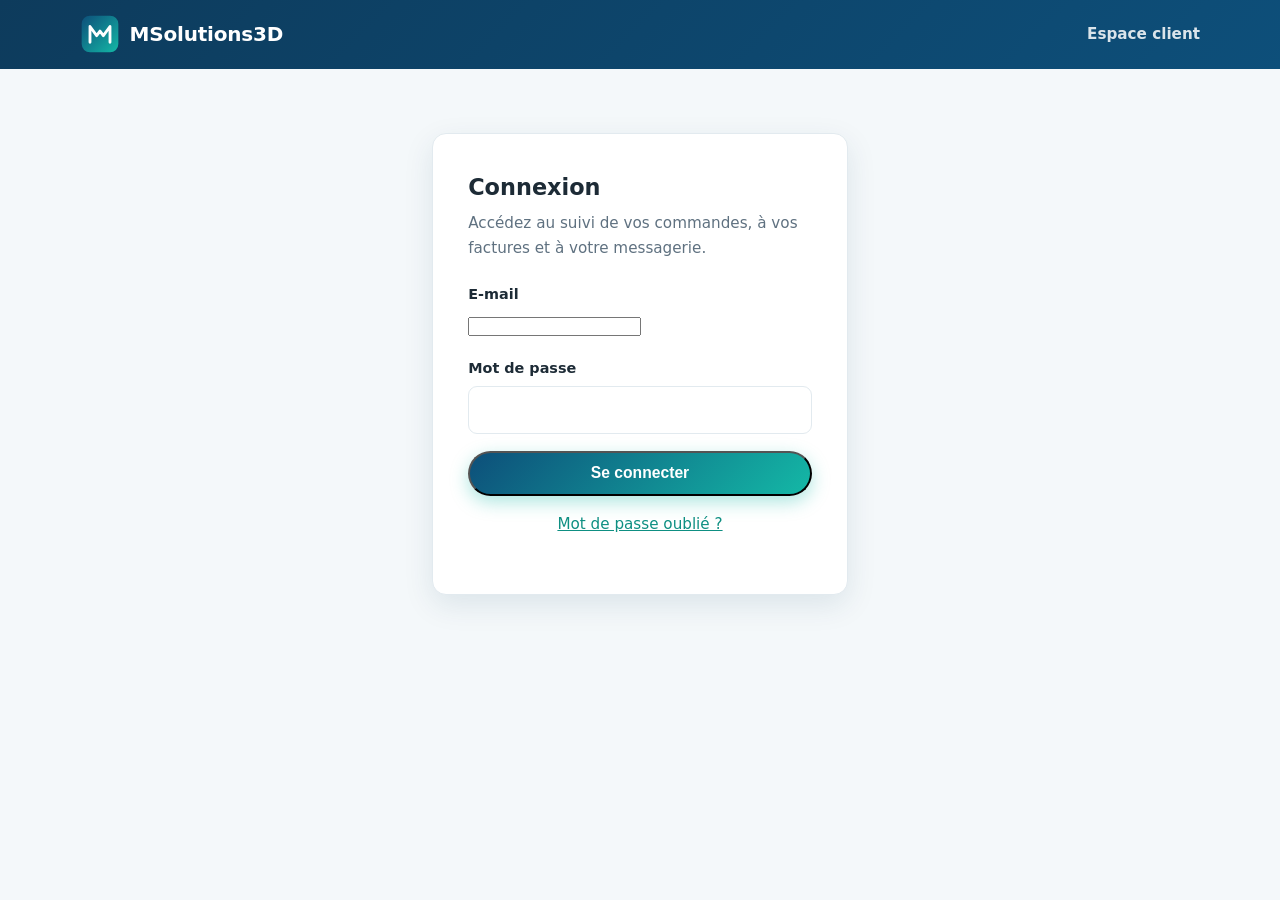
<file: espace-client.html>
<!DOCTYPE html>
<html lang="fr">
<head>
  <meta charset="UTF-8">
  <meta name="viewport" content="width=device-width, initial-scale=1.0">
  <meta name="robots" content="noindex, nofollow">
  <title>Espace client — MSolutions3D</title>
  <link rel="stylesheet" href="css/style.css">
  <link rel="stylesheet" href="css/admin.css">
  <link rel="icon" href="assets/favicon.svg" type="image/svg+xml">
</head>
<body class="admin client-view">

  <header class="admin-header">
    <div class="container">
      <a href="index.html" class="brand" style="text-decoration:none">
        <svg class="brand-mark" viewBox="0 0 48 48" aria-hidden="true">
          <rect x="2" y="2" width="44" height="44" rx="10" fill="url(#gradMark)"/>
          <path d="M12 34 V15 l8 11 4 -5.5 4 5.5 8 -11 V34" fill="none" stroke="#ffffff" stroke-width="3.4" stroke-linecap="round" stroke-linejoin="round"/>
          <defs>
            <linearGradient id="gradMark" x1="0" y1="0" x2="1" y2="1">
              <stop offset="0" stop-color="#0d4f7a"/><stop offset="1" stop-color="#14b8a6"/>
            </linearGradient>
          </defs>
        </svg>
        <span class="brand-name">MSolutions3D</span>
      </a>
      <span class="admin-title">Espace client</span>
      <button id="logoutBtn" class="btn-sm" hidden>Se déconnecter</button>
    </div>
  </header>

  <!-- Connexion -->
  <section id="loginView" class="container" hidden>
    <div class="login-wrap">
      <h1>Connexion</h1>
      <p>Accédez au suivi de vos commandes, à vos factures et à votre messagerie.</p>
      <div id="loginError" class="form-error"></div>
      <form id="loginForm">
        <div class="field">
          <label for="email">E-mail</label>
          <input type="email" id="email" autocomplete="username" required>
        </div>
        <div class="field">
          <label for="password">Mot de passe</label>
          <input type="password" id="password" autocomplete="current-password" required>
        </div>
        <button type="submit" class="btn btn-primary" style="width:100%">Se connecter</button>
      </form>
      <p style="margin-top:1rem;text-align:center">
        <a href="#" id="forgotLink" style="color:var(--turquoise-fonce)">Mot de passe oublié ?</a>
      </p>
      <div id="forgotBox" hidden style="margin-top:1rem">
        <div class="field">
          <label for="forgotEmail">Votre e-mail</label>
          <input type="email" id="forgotEmail">
        </div>
        <button type="button" id="forgotBtn" class="btn-sm">Recevoir un lien de réinitialisation</button>
        <p id="forgotMsg" class="hint"></p>
      </div>
    </div>
  </section>

  <!-- Tableau de bord -->
  <main id="appView" class="admin-main container" hidden>
    <div class="admin-toolbar">
      <h1>Bonjour <span id="clientName"></span></h1>
    </div>

    <section class="admin-group">
      <h2>📦 Mes commandes <span class="count" id="cOrders"></span></h2>
      <div id="clientOrders"></div>
    </section>

    <section class="admin-group">
      <h2>🧾 Mes factures <span class="count" id="cInvoices"></span></h2>
      <div class="proj-list" id="clientInvoices"></div>
    </section>

    <section class="admin-group">
      <h2>💬 Messagerie</h2>
      <p class="hint" style="margin-bottom:0.6rem">Échangez directement avec MSolutions3D. Vous serez notifié par e-mail de nos réponses.</p>
      <div id="clientThread" class="msg-thread"></div>
      <div id="clientMsgError" class="form-error"></div>
      <form id="clientMsgForm">
        <div class="field">
          <textarea id="clientMsgBody" placeholder="Écrivez votre message…" required style="min-height:4rem"></textarea>
        </div>
        <button type="submit" class="btn btn-primary">Envoyer</button>
      </form>
    </section>

    <section class="admin-group">
      <h2>🔑 Mon mot de passe</h2>
      <div id="pwError" class="form-error"></div>
      <p id="pwSuccess" class="hint" hidden style="color:#1c8b4f;font-weight:600">Mot de passe modifié avec succès.</p>
      <form id="changePwForm" style="max-width:26rem">
        <div class="field"><label for="curPw">Mot de passe actuel</label><input type="password" id="curPw" autocomplete="current-password" required></div>
        <div class="field"><label for="newPw">Nouveau mot de passe</label><input type="password" id="newPw" autocomplete="new-password" required></div>
        <div class="field"><label for="newPw2">Confirmer le nouveau mot de passe</label><input type="password" id="newPw2" autocomplete="new-password" required></div>
        <p class="hint">8 caractères minimum, avec au moins une minuscule, une majuscule, un chiffre et un caractère spécial.</p>
        <button type="submit" class="btn btn-primary">Changer mon mot de passe</button>
      </form>
    </section>
  </main>

  <div id="toast" class="toast"></div>
  <script src="js/espace-client.js"></script>
</body>
</html>
</file>
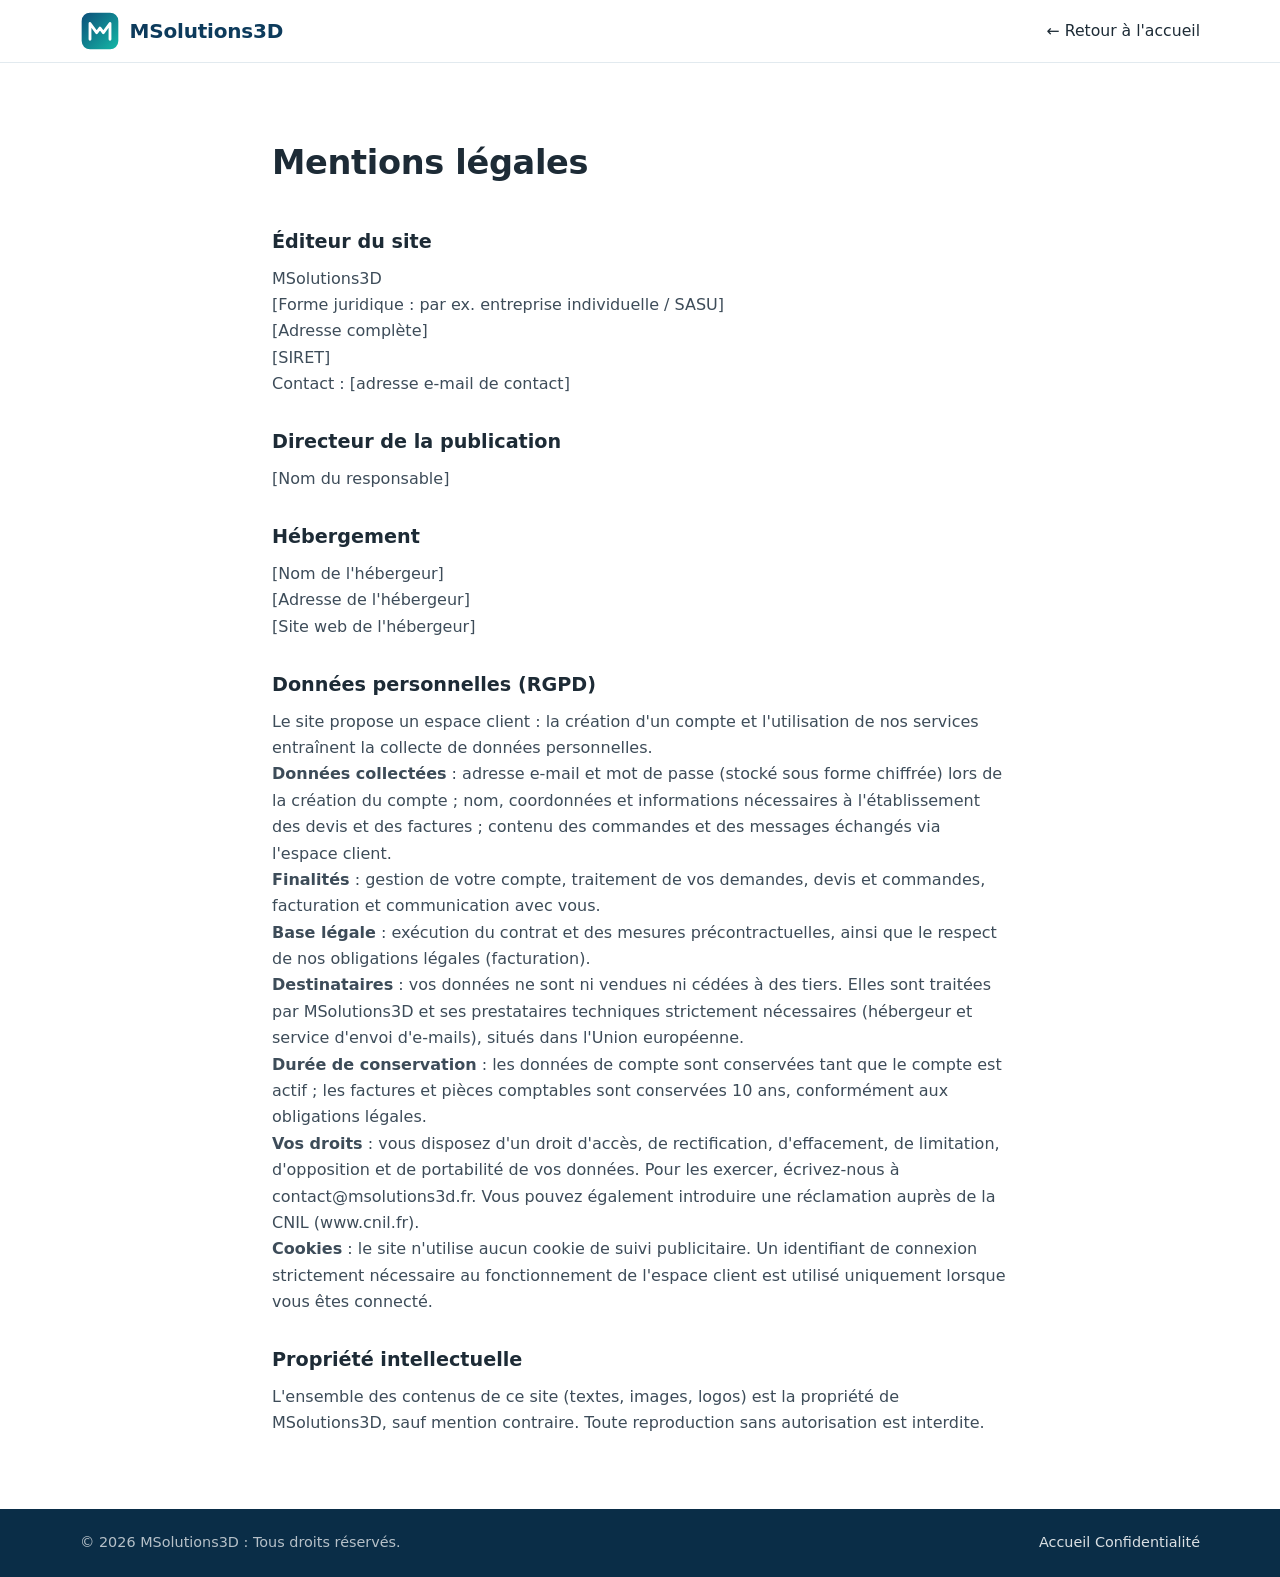
<file: mentions-legales.html>
<!DOCTYPE html>
<html lang="fr">
<head>
  <meta charset="UTF-8">
  <meta name="viewport" content="width=device-width, initial-scale=1.0">
  <title>Mentions légales&nbsp;: MSolutions3D</title>
  <meta name="robots" content="noindex">
  <link rel="stylesheet" href="css/style.css">
  <link rel="icon" href="assets/favicon.svg" type="image/svg+xml">
</head>
<body>

  <header class="site-header">
    <div class="container header-inner">
      <a href="index.html" class="brand">
        <svg class="brand-mark" viewBox="0 0 48 48" aria-hidden="true">
          <rect x="2" y="2" width="44" height="44" rx="10" fill="url(#gradMark)"/>
          <path d="M12 34 V15 l8 11 4 -5.5 4 5.5 8 -11 V34" fill="none" stroke="#ffffff" stroke-width="3.4" stroke-linecap="round" stroke-linejoin="round"/>
          <defs>
            <linearGradient id="gradMark" x1="0" y1="0" x2="1" y2="1">
              <stop offset="0" stop-color="#0d4f7a"/>
              <stop offset="1" stop-color="#14b8a6"/>
            </linearGradient>
          </defs>
        </svg>
        <span class="brand-name">MSolutions3D</span>
      </a>
      <nav class="main-nav" aria-label="Navigation principale">
        <a href="index.html">← Retour à l'accueil</a>
      </nav>
    </div>
  </header>

  <main class="section">
    <div class="container" style="max-width: 46rem;">
      <h1 class="section-title">Mentions légales</h1>

      <!-- ⚠️ À COMPLÉTER avant la mise en ligne : les informations ci-dessous
           sont des espaces réservés et doivent être remplacées par les
           informations légales réelles de l'entreprise. -->

      <h2>Éditeur du site</h2>
      <p>
        MSolutions3D<br>
        [Forme juridique&nbsp;: par ex. entreprise individuelle / SASU]<br>
        [Adresse complète]<br>
        [SIRET]<br>
        Contact&nbsp;: [adresse e-mail de contact]
      </p>

      <h2>Directeur de la publication</h2>
      <p>[Nom du responsable]</p>

      <h2>Hébergement</h2>
      <p>
        [Nom de l'hébergeur]<br>
        [Adresse de l'hébergeur]<br>
        [Site web de l'hébergeur]
      </p>

      <h2>Données personnelles (RGPD)</h2>
      <p>
        Le site propose un espace client&nbsp;: la création d'un compte et l'utilisation
        de nos services entraînent la collecte de données personnelles.
      </p>
      <p>
        <strong>Données collectées</strong>&nbsp;: adresse e-mail et mot de passe (stocké
        sous forme chiffrée) lors de la création du compte&nbsp;; nom, coordonnées et
        informations nécessaires à l'établissement des devis et des factures&nbsp;; contenu
        des commandes et des messages échangés via l'espace client.
      </p>
      <p>
        <strong>Finalités</strong>&nbsp;: gestion de votre compte, traitement de vos
        demandes, devis et commandes, facturation et communication avec vous.
      </p>
      <p>
        <strong>Base légale</strong>&nbsp;: exécution du contrat et des mesures
        précontractuelles, ainsi que le respect de nos obligations légales (facturation).
      </p>
      <p>
        <strong>Destinataires</strong>&nbsp;: vos données ne sont ni vendues ni cédées à
        des tiers. Elles sont traitées par MSolutions3D et ses prestataires techniques
        strictement nécessaires (hébergeur et service d'envoi d'e-mails), situés dans
        l'Union européenne.
      </p>
      <p>
        <strong>Durée de conservation</strong>&nbsp;: les données de compte sont conservées
        tant que le compte est actif&nbsp;; les factures et pièces comptables sont conservées
        10&nbsp;ans, conformément aux obligations légales.
      </p>
      <p>
        <strong>Vos droits</strong>&nbsp;: vous disposez d'un droit d'accès, de
        rectification, d'effacement, de limitation, d'opposition et de portabilité de vos
        données. Pour les exercer, écrivez-nous à contact@msolutions3d.fr. Vous pouvez
        également introduire une réclamation auprès de la CNIL (www.cnil.fr).
      </p>
      <p>
        <strong>Cookies</strong>&nbsp;: le site n'utilise aucun cookie de suivi publicitaire.
        Un identifiant de connexion strictement nécessaire au fonctionnement de l'espace
        client est utilisé uniquement lorsque vous êtes connecté.
      </p>

      <h2>Propriété intellectuelle</h2>
      <p>
        L'ensemble des contenus de ce site (textes, images, logos) est la propriété de
        MSolutions3D, sauf mention contraire. Toute reproduction sans autorisation
        est interdite.
      </p>
    </div>
  </main>

  <footer class="site-footer">
    <div class="container footer-inner">
      <p>© <span id="year"></span> MSolutions3D&nbsp;: Tous droits réservés.</p>
      <nav aria-label="Liens de pied de page">
        <a href="index.html">Accueil</a>
        <a href="politique-confidentialite.html">Confidentialité</a>
      </nav>
    </div>
  </footer>

  <script>
    document.getElementById("year").textContent = new Date().getFullYear();
  </script>
</body>
</html>
</file>
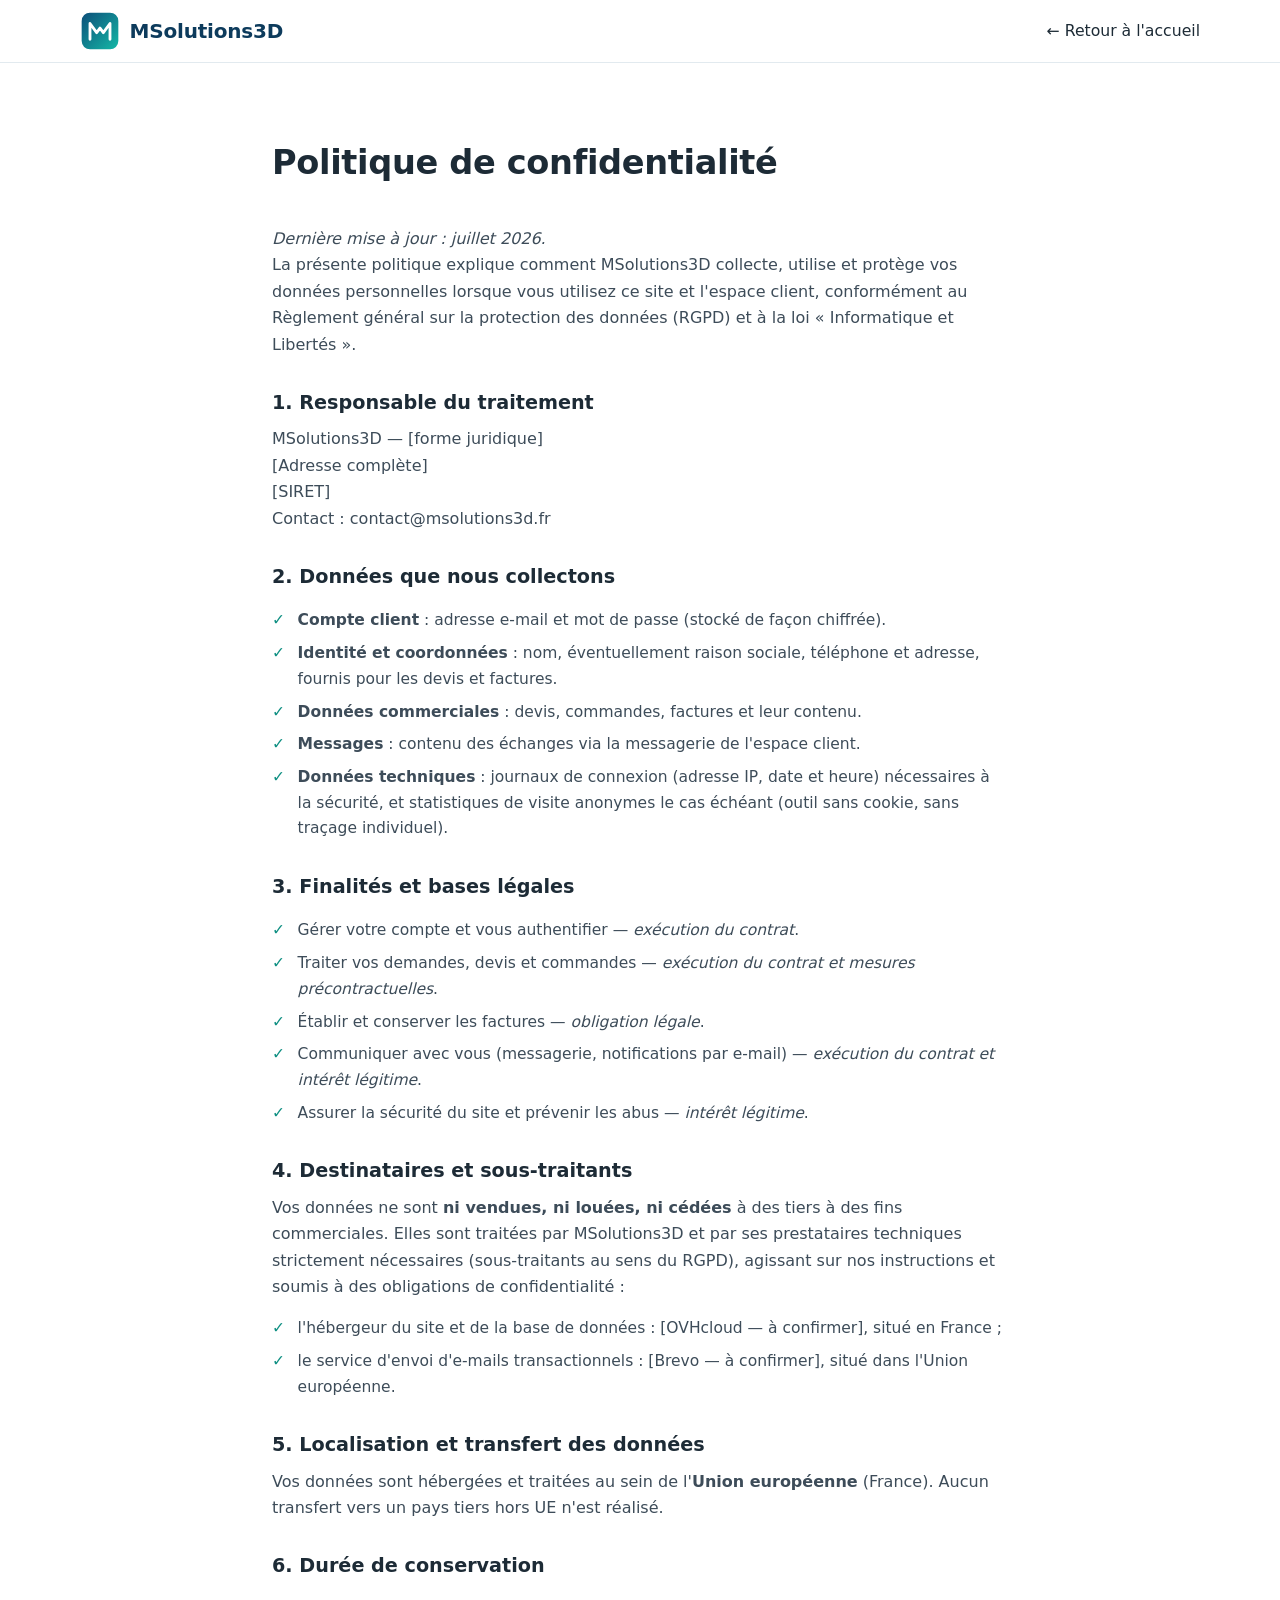
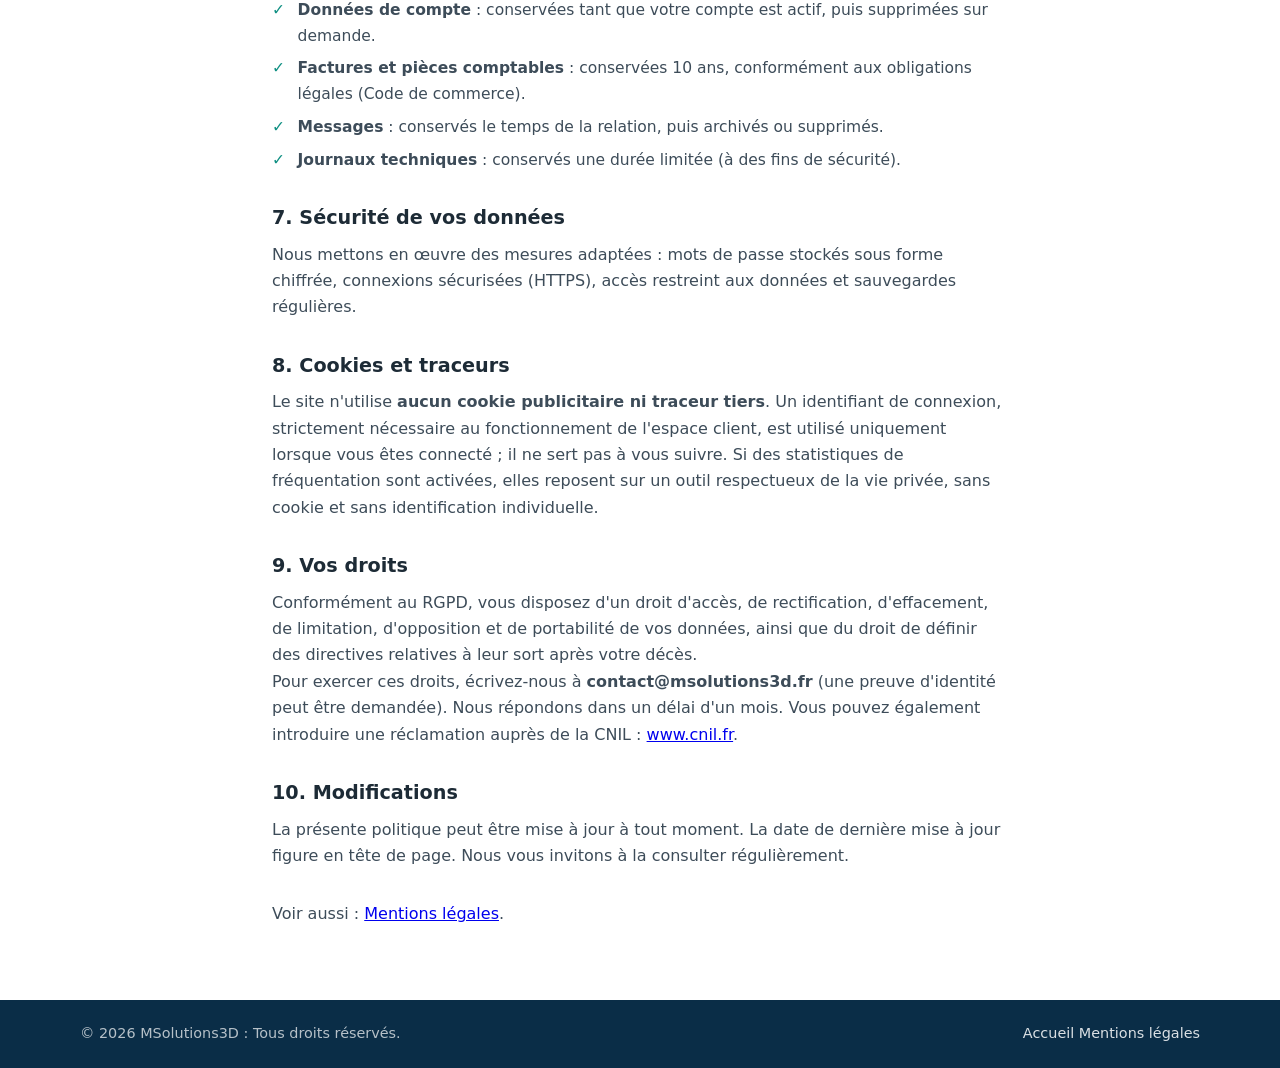
<file: politique-confidentialite.html>
<!DOCTYPE html>
<html lang="fr">
<head>
  <meta charset="UTF-8">
  <meta name="viewport" content="width=device-width, initial-scale=1.0">
  <title>Politique de confidentialité&nbsp;: MSolutions3D</title>
  <meta name="robots" content="noindex">
  <link rel="stylesheet" href="css/style.css">
  <link rel="icon" href="assets/favicon.svg" type="image/svg+xml">
</head>
<body>

  <header class="site-header">
    <div class="container header-inner">
      <a href="index.html" class="brand">
        <svg class="brand-mark" viewBox="0 0 48 48" aria-hidden="true">
          <rect x="2" y="2" width="44" height="44" rx="10" fill="url(#gradMark)"/>
          <path d="M12 34 V15 l8 11 4 -5.5 4 5.5 8 -11 V34" fill="none" stroke="#ffffff" stroke-width="3.4" stroke-linecap="round" stroke-linejoin="round"/>
          <defs>
            <linearGradient id="gradMark" x1="0" y1="0" x2="1" y2="1">
              <stop offset="0" stop-color="#0d4f7a"/>
              <stop offset="1" stop-color="#14b8a6"/>
            </linearGradient>
          </defs>
        </svg>
        <span class="brand-name">MSolutions3D</span>
      </a>
      <nav class="main-nav" aria-label="Navigation principale">
        <a href="index.html">← Retour à l'accueil</a>
      </nav>
    </div>
  </header>

  <main class="section">
    <div class="container" style="max-width: 46rem;">
      <h1 class="section-title">Politique de confidentialité</h1>

      <!-- ⚠️ À COMPLÉTER / VALIDER avant la mise en ligne : renseigner la forme
           juridique, l'adresse, le SIRET, confirmer l'hébergeur (OVHcloud) et le
           service d'e-mails (Brevo), et mettre à jour la date. Ce document est une
           base sérieuse mais doit être validé juridiquement. -->

      <p><em>Dernière mise à jour&nbsp;: juillet 2026.</em></p>

      <p>
        La présente politique explique comment MSolutions3D collecte, utilise et protège
        vos données personnelles lorsque vous utilisez ce site et l'espace client,
        conformément au Règlement général sur la protection des données (RGPD) et à la
        loi «&nbsp;Informatique et Libertés&nbsp;».
      </p>

      <h2>1. Responsable du traitement</h2>
      <p>
        MSolutions3D — [forme juridique]<br>
        [Adresse complète]<br>
        [SIRET]<br>
        Contact&nbsp;: contact@msolutions3d.fr
      </p>

      <h2>2. Données que nous collectons</h2>
      <ul class="feature-list">
        <li><strong>Compte client</strong>&nbsp;: adresse e-mail et mot de passe (stocké de façon chiffrée).</li>
        <li><strong>Identité et coordonnées</strong>&nbsp;: nom, éventuellement raison sociale, téléphone et adresse, fournis pour les devis et factures.</li>
        <li><strong>Données commerciales</strong>&nbsp;: devis, commandes, factures et leur contenu.</li>
        <li><strong>Messages</strong>&nbsp;: contenu des échanges via la messagerie de l'espace client.</li>
        <li><strong>Données techniques</strong>&nbsp;: journaux de connexion (adresse IP, date et heure) nécessaires à la sécurité, et statistiques de visite anonymes le cas échéant (outil sans cookie, sans traçage individuel).</li>
      </ul>

      <h2>3. Finalités et bases légales</h2>
      <ul class="feature-list">
        <li>Gérer votre compte et vous authentifier — <em>exécution du contrat</em>.</li>
        <li>Traiter vos demandes, devis et commandes — <em>exécution du contrat et mesures précontractuelles</em>.</li>
        <li>Établir et conserver les factures — <em>obligation légale</em>.</li>
        <li>Communiquer avec vous (messagerie, notifications par e-mail) — <em>exécution du contrat et intérêt légitime</em>.</li>
        <li>Assurer la sécurité du site et prévenir les abus — <em>intérêt légitime</em>.</li>
      </ul>

      <h2>4. Destinataires et sous-traitants</h2>
      <p>
        Vos données ne sont <strong>ni vendues, ni louées, ni cédées</strong> à des tiers à
        des fins commerciales. Elles sont traitées par MSolutions3D et par ses prestataires
        techniques strictement nécessaires (sous-traitants au sens du RGPD), agissant sur nos
        instructions et soumis à des obligations de confidentialité&nbsp;:
      </p>
      <ul class="feature-list">
        <li>l'hébergeur du site et de la base de données&nbsp;: [OVHcloud — à confirmer], situé en France&nbsp;;</li>
        <li>le service d'envoi d'e-mails transactionnels&nbsp;: [Brevo — à confirmer], situé dans l'Union européenne.</li>
      </ul>

      <h2>5. Localisation et transfert des données</h2>
      <p>
        Vos données sont hébergées et traitées au sein de l'<strong>Union européenne</strong>
        (France). Aucun transfert vers un pays tiers hors UE n'est réalisé.
      </p>

      <h2>6. Durée de conservation</h2>
      <ul class="feature-list">
        <li><strong>Données de compte</strong>&nbsp;: conservées tant que votre compte est actif, puis supprimées sur demande.</li>
        <li><strong>Factures et pièces comptables</strong>&nbsp;: conservées 10&nbsp;ans, conformément aux obligations légales (Code de commerce).</li>
        <li><strong>Messages</strong>&nbsp;: conservés le temps de la relation, puis archivés ou supprimés.</li>
        <li><strong>Journaux techniques</strong>&nbsp;: conservés une durée limitée (à des fins de sécurité).</li>
      </ul>

      <h2>7. Sécurité de vos données</h2>
      <p>
        Nous mettons en œuvre des mesures adaptées&nbsp;: mots de passe stockés sous forme
        chiffrée, connexions sécurisées (HTTPS), accès restreint aux
        données et sauvegardes régulières.
      </p>

      <h2>8. Cookies et traceurs</h2>
      <p>
        Le site n'utilise <strong>aucun cookie publicitaire ni traceur tiers</strong>. Un
        identifiant de connexion, strictement nécessaire au fonctionnement de l'espace
        client, est utilisé uniquement lorsque vous êtes connecté&nbsp;; il ne sert pas à
        vous suivre. Si des statistiques de fréquentation sont activées, elles reposent sur
        un outil respectueux de la vie privée, sans cookie et sans identification
        individuelle.
      </p>

      <h2>9. Vos droits</h2>
      <p>
        Conformément au RGPD, vous disposez d'un droit d'accès, de rectification,
        d'effacement, de limitation, d'opposition et de portabilité de vos données, ainsi que
        du droit de définir des directives relatives à leur sort après votre décès.
      </p>
      <p>
        Pour exercer ces droits, écrivez-nous à <strong>contact@msolutions3d.fr</strong>
        (une preuve d'identité peut être demandée). Nous répondons dans un délai d'un mois.
        Vous pouvez également introduire une réclamation auprès de la CNIL&nbsp;:
        <a href="https://www.cnil.fr" target="_blank" rel="noopener">www.cnil.fr</a>.
      </p>

      <h2>10. Modifications</h2>
      <p>
        La présente politique peut être mise à jour à tout moment. La date de dernière mise à
        jour figure en tête de page. Nous vous invitons à la consulter régulièrement.
      </p>

      <p style="margin-top: 2rem;">
        Voir aussi&nbsp;: <a href="mentions-legales.html">Mentions légales</a>.
      </p>
    </div>
  </main>

  <footer class="site-footer">
    <div class="container footer-inner">
      <p>© <span id="year"></span> MSolutions3D&nbsp;: Tous droits réservés.</p>
      <nav aria-label="Liens de pied de page">
        <a href="index.html">Accueil</a>
        <a href="mentions-legales.html">Mentions légales</a>
      </nav>
    </div>
  </footer>

  <script>
    document.getElementById("year").textContent = new Date().getFullYear();
  </script>
</body>
</html>
</file>
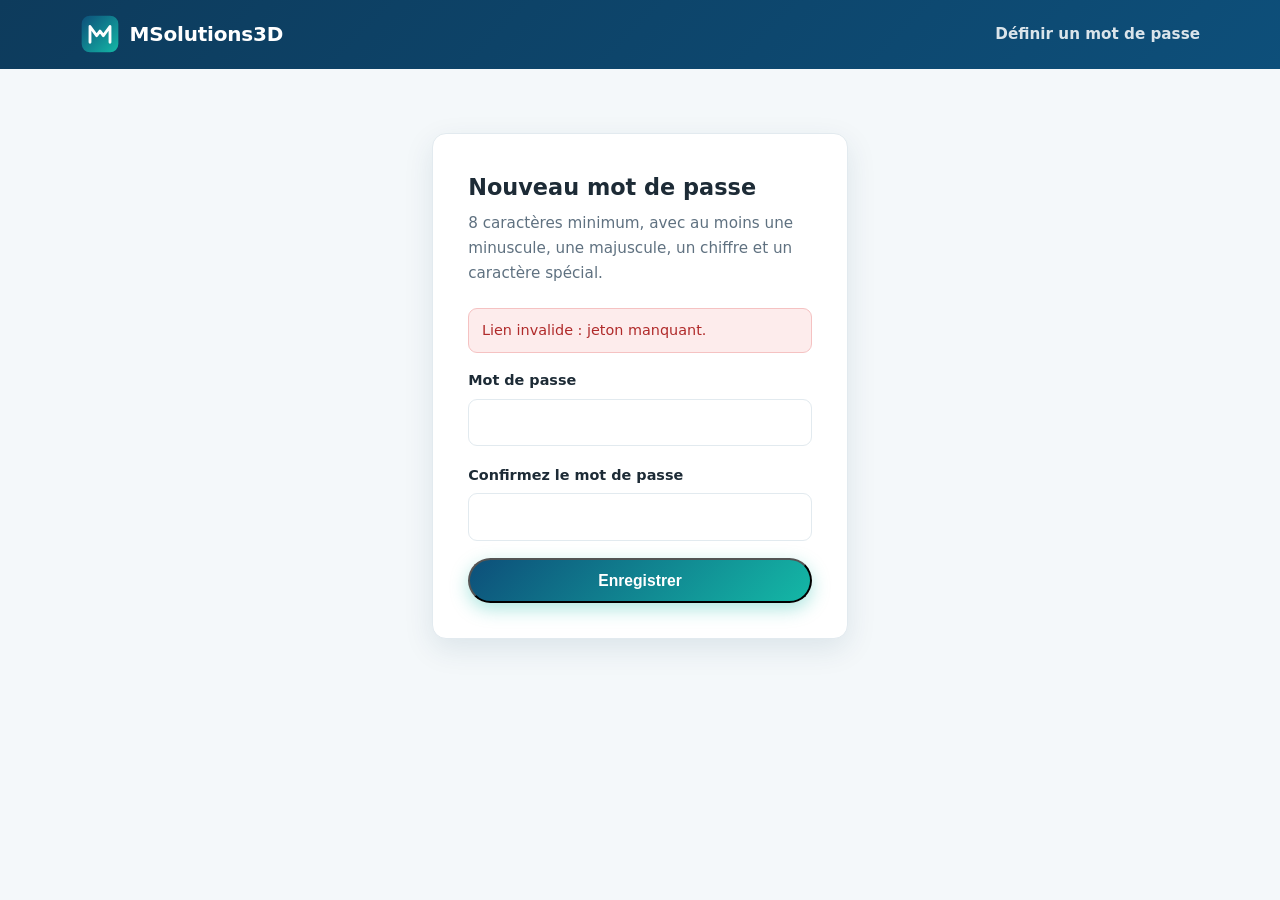
<file: reinitialiser-mot-de-passe.html>
<!DOCTYPE html>
<html lang="fr">
<head>
  <meta charset="UTF-8">
  <meta name="viewport" content="width=device-width, initial-scale=1.0">
  <meta name="robots" content="noindex, nofollow">
  <title>Définir un mot de passe — MSolutions3D</title>
  <link rel="stylesheet" href="css/style.css">
  <link rel="stylesheet" href="css/admin.css">
  <link rel="icon" href="assets/favicon.svg" type="image/svg+xml">
</head>
<body class="admin">

  <header class="admin-header">
    <div class="container">
      <a href="index.html" class="brand" style="text-decoration:none">
        <svg class="brand-mark" viewBox="0 0 48 48" aria-hidden="true">
          <rect x="2" y="2" width="44" height="44" rx="10" fill="url(#gradMark)"/>
          <path d="M12 34 V15 l8 11 4 -5.5 4 5.5 8 -11 V34" fill="none" stroke="#ffffff" stroke-width="3.4" stroke-linecap="round" stroke-linejoin="round"/>
          <defs>
            <linearGradient id="gradMark" x1="0" y1="0" x2="1" y2="1">
              <stop offset="0" stop-color="#0d4f7a"/><stop offset="1" stop-color="#14b8a6"/>
            </linearGradient>
          </defs>
        </svg>
        <span class="brand-name">MSolutions3D</span>
      </a>
      <span class="admin-title">Définir un mot de passe</span>
    </div>
  </header>

  <section class="container">
    <div class="login-wrap">
      <h1>Nouveau mot de passe</h1>
      <p>8 caractères minimum, avec au moins une minuscule, une majuscule, un chiffre et un caractère spécial.</p>
      <div id="msg" class="form-error"></div>
      <form id="resetForm">
        <div class="field">
          <label for="pw1">Mot de passe</label>
          <input type="password" id="pw1" autocomplete="new-password" required minlength="8">
        </div>
        <div class="field">
          <label for="pw2">Confirmez le mot de passe</label>
          <input type="password" id="pw2" autocomplete="new-password" required minlength="8">
        </div>
        <button type="submit" class="btn btn-primary" style="width:100%">Enregistrer</button>
      </form>
      <p id="done" hidden style="margin-top:1rem;text-align:center">
        Mot de passe enregistré. <a href="espace-client.html" style="color:var(--turquoise-fonce)">Se connecter</a>
      </p>
    </div>
  </section>

  <script>
    (function () {
      const params = new URLSearchParams(location.search);
      const token = params.get("token") || "";
      const msg = document.getElementById("msg");
      if (!token) { msg.textContent = "Lien invalide : jeton manquant."; }

      document.getElementById("resetForm").addEventListener("submit", async (e) => {
        e.preventDefault();
        msg.textContent = "";
        const pw1 = document.getElementById("pw1").value;
        const pw2 = document.getElementById("pw2").value;
        if (pw1 !== pw2) { msg.textContent = "Les mots de passe ne correspondent pas."; return; }
        const fd = new FormData();
        fd.append("token", token);
        fd.append("password", pw1);
        try {
          const res = await fetch("/api/auth/password-reset/confirm", { method: "POST", body: fd });
          const data = await res.json().catch(() => ({}));
          if (!res.ok) throw new Error(data.detail || "Erreur.");
          document.getElementById("resetForm").hidden = true;
          document.getElementById("done").hidden = false;
        } catch (err) {
          msg.textContent = err.message;
        }
      });
    })();
  </script>
</body>
</html>
</file>
<file: css/style.css>
/* ============================================================
   MSolutions3D — Feuille de style principale
   ============================================================ */

:root {
  --bleu-fonce: #0d3b5c;
  --bleu: #0d4f7a;
  --turquoise: #14b8a6;
  --turquoise-fonce: #0e8f82;
  --encre: #1d2b36;
  --texte: #3d4c59;
  --texte-doux: #5f7180;
  --fond: #ffffff;
  --fond-alt: #f4f8fa;
  --bordure: #e2eaef;
  --blanc: #ffffff;
  --rayon: 14px;
  --ombre: 0 10px 30px rgba(13, 59, 92, 0.10);
  --transition: 0.25s ease;
}

* { margin: 0; padding: 0; box-sizing: border-box; }

html { scroll-behavior: smooth; }

body {
  font-family: "Segoe UI", system-ui, -apple-system, Roboto, Arial, sans-serif;
  color: var(--texte);
  background: var(--fond);
  line-height: 1.65;
  -webkit-font-smoothing: antialiased;
}

img { max-width: 100%; display: block; }

.container {
  width: min(1120px, 92%);
  margin-inline: auto;
}

/* ============ En-tête ============ */

.site-header {
  position: sticky;
  top: 0;
  z-index: 100;
  background: rgba(255, 255, 255, 0.92);
  backdrop-filter: blur(8px);
  border-bottom: 1px solid var(--bordure);
}

.header-inner {
  display: flex;
  align-items: center;
  justify-content: space-between;
  gap: 1rem;
  padding-block: 0.7rem;
}

.brand {
  display: flex;
  align-items: center;
  gap: 0.6rem;
  text-decoration: none;
}

.brand-mark { width: 40px; height: 40px; flex: none; }

.brand-name {
  font-size: 1.25rem;
  font-weight: 700;
  color: var(--bleu-fonce);
  letter-spacing: -0.01em;
}

.brand-suffix { font-weight: 400; color: var(--texte-doux); }

.main-nav {
  display: flex;
  align-items: center;
  gap: 1.4rem;
}

.main-nav a {
  text-decoration: none;
  color: var(--encre);
  font-weight: 500;
  font-size: 0.98rem;
  transition: color var(--transition);
}

.main-nav a:hover { color: var(--turquoise-fonce); }

.nav-toggle {
  display: none;
  flex-direction: column;
  gap: 5px;
  background: none;
  border: none;
  cursor: pointer;
  padding: 6px;
}

.nav-toggle span {
  width: 24px;
  height: 2.5px;
  background: var(--bleu-fonce);
  border-radius: 2px;
  transition: transform var(--transition), opacity var(--transition);
}

/* ============ Boutons ============ */

.btn {
  display: inline-block;
  padding: 0.7rem 1.4rem;
  border-radius: 999px;
  font-weight: 600;
  font-size: 0.98rem;
  text-decoration: none;
  transition: transform var(--transition), box-shadow var(--transition), background var(--transition);
}

.btn:active { transform: scale(0.98); }

.btn-primary {
  background: linear-gradient(135deg, var(--bleu) 0%, var(--turquoise) 100%);
  color: var(--blanc);
  box-shadow: 0 6px 18px rgba(20, 184, 166, 0.35);
}

.btn-primary:hover { box-shadow: 0 8px 24px rgba(20, 184, 166, 0.5); transform: translateY(-2px); }

.btn-ghost {
  border: 2px solid var(--bleu);
  color: var(--bleu);
}

.btn-ghost:hover { background: var(--bleu); color: var(--blanc); }

.btn-nav { padding: 0.5rem 1.1rem; color: var(--blanc) !important; }

.btn-lg { font-size: 1.1rem; padding: 0.9rem 1.8rem; }

/* ============ Héro ============ */

.hero {
  background:
    radial-gradient(ellipse 80% 60% at 85% -10%, rgba(20, 184, 166, 0.25), transparent),
    linear-gradient(160deg, var(--bleu-fonce) 0%, var(--bleu) 55%, #0a6a86 100%);
  color: var(--blanc);
  padding-block: 5.5rem 4.5rem;
}

.hero-inner {
  display: grid;
  grid-template-columns: 1.25fr 0.75fr;
  gap: 3rem;
  align-items: center;
}

.hero-badge {
  display: inline-block;
  background: rgba(255, 255, 255, 0.12);
  border: 1px solid rgba(255, 255, 255, 0.25);
  border-radius: 999px;
  padding: 0.3rem 0.9rem;
  font-size: 0.85rem;
  font-weight: 600;
  letter-spacing: 0.03em;
  margin-bottom: 1.2rem;
}

.hero h1 {
  font-size: clamp(1.9rem, 4vw, 2.9rem);
  line-height: 1.18;
  letter-spacing: -0.02em;
  margin-bottom: 1.1rem;
}

.hero .accent {
  background: linear-gradient(90deg, #3ee6c9, #8be9d5);
  -webkit-background-clip: text;
  background-clip: text;
  color: transparent;
}

.hero-sub {
  font-size: 1.1rem;
  color: rgba(255, 255, 255, 0.85);
  max-width: 34rem;
  margin-bottom: 1.8rem;
}

.hero-actions { display: flex; gap: 0.9rem; flex-wrap: wrap; }

.hero .btn-ghost { border-color: rgba(255, 255, 255, 0.6); color: var(--blanc); }
.hero .btn-ghost:hover { background: rgba(255, 255, 255, 0.12); }

.hero-points {
  list-style: none;
  display: flex;
  flex-direction: column;
  gap: 1rem;
}

.hero-points li {
  display: flex;
  gap: 0.9rem;
  align-items: flex-start;
  background: rgba(255, 255, 255, 0.08);
  border: 1px solid rgba(255, 255, 255, 0.15);
  border-radius: var(--rayon);
  padding: 0.9rem 1.1rem;
  font-size: 0.95rem;
  color: rgba(255, 255, 255, 0.88);
}

.point-icon { font-size: 1.4rem; line-height: 1.2; }

.point-svg { width: 34px; height: 34px; display: block; }

/* ============ Sections ============ */

.section { padding-block: 4.5rem; }

.section-alt { background: var(--fond-alt); }

.section-kicker {
  color: var(--turquoise-fonce);
  font-weight: 700;
  font-size: 0.88rem;
  text-transform: uppercase;
  letter-spacing: 0.12em;
  margin-bottom: 0.4rem;
}

.section-title {
  font-size: clamp(1.5rem, 3vw, 2.1rem);
  color: var(--encre);
  letter-spacing: -0.01em;
  margin-bottom: 2.2rem;
}

/* ============ Cartes ============ */

.cards-2col {
  display: grid;
  grid-template-columns: repeat(2, 1fr);
  gap: 1.6rem;
}

.cards-3col {
  display: grid;
  grid-template-columns: repeat(3, 1fr);
  gap: 1.6rem;
}

.card {
  background: var(--blanc);
  border: 1px solid var(--bordure);
  border-radius: var(--rayon);
  padding: 1.8rem;
  box-shadow: 0 2px 10px rgba(13, 59, 92, 0.05);
  transition: transform var(--transition), box-shadow var(--transition);
}

.card:hover { transform: translateY(-4px); box-shadow: var(--ombre); }

.card h3 { color: var(--encre); font-size: 1.15rem; margin-bottom: 0.3rem; }

.card-icon { font-size: 1.9rem; display: block; margin-bottom: 0.8rem; }

.card-tag {
  color: var(--turquoise-fonce);
  font-size: 0.85rem;
  font-weight: 600;
}

.card-product-head {
  display: flex;
  align-items: center;
  gap: 1rem;
  margin-bottom: 1rem;
}

.product-logo {
  width: 64px;
  height: 64px;
  object-fit: contain;
  border-radius: 12px;
  border: 1px solid var(--bordure);
  background: var(--blanc);
  flex: none;
}

.product-logo-custom {
  display: flex;
  align-items: center;
  justify-content: center;
  font-size: 1.8rem;
  color: var(--blanc);
  background: linear-gradient(135deg, var(--bleu) 0%, var(--turquoise) 100%);
  border: none;
}

.feature-list {
  list-style: none;
  margin-block: 1rem 1.4rem;
  display: flex;
  flex-direction: column;
  gap: 0.45rem;
}

.feature-list li {
  padding-left: 1.6rem;
  position: relative;
  font-size: 0.97rem;
}

.feature-list li::before {
  content: "✓";
  position: absolute;
  left: 0;
  color: var(--turquoise-fonce);
  font-weight: 700;
}

.card-actions { margin-top: auto; }

/* ============ À propos ============ */

.apropos-inner {
  display: grid;
  grid-template-columns: 1.2fr 0.8fr;
  gap: 3rem;
  align-items: start;
}

.apropos-inner p { margin-bottom: 1rem; }

.apropos-values {
  list-style: none;
  display: flex;
  flex-direction: column;
  gap: 1rem;
}

.apropos-values li {
  background: var(--fond-alt);
  border-left: 4px solid var(--turquoise);
  border-radius: 0 10px 10px 0;
  padding: 1rem 1.2rem;
  font-size: 0.97rem;
}

.apropos-values strong { color: var(--encre); }

/* ============ Contact ============ */

.section-contact {
  background:
    radial-gradient(ellipse 70% 80% at 15% 110%, rgba(20, 184, 166, 0.2), transparent),
    linear-gradient(160deg, var(--bleu-fonce) 0%, var(--bleu) 100%);
  color: var(--blanc);
  text-align: center;
}

.section-contact .section-kicker { color: #3ee6c9; }
.section-contact .section-title { color: var(--blanc); margin-bottom: 0.8rem; }

.contact-sub {
  color: rgba(255, 255, 255, 0.85);
  max-width: 36rem;
  margin: 0 auto 1.8rem;
}

.contact-note {
  margin-top: 1.4rem;
  font-size: 0.9rem;
  color: rgba(255, 255, 255, 0.65);
}

/* ============ Pied de page ============ */

.site-footer {
  background: #0a2d47;
  color: rgba(255, 255, 255, 0.7);
  font-size: 0.9rem;
  padding-block: 1.4rem;
}

.footer-inner {
  display: flex;
  justify-content: space-between;
  align-items: center;
  gap: 1rem;
  flex-wrap: wrap;
}

.site-footer a { color: rgba(255, 255, 255, 0.85); text-decoration: none; }
.site-footer a:hover { text-decoration: underline; }

/* ============ Animations d'apparition ============ */

.reveal {
  opacity: 0;
  transform: translateY(18px);
  transition: opacity 0.6s ease, transform 0.6s ease;
}

.reveal.visible { opacity: 1; transform: none; }

@media (prefers-reduced-motion: reduce) {
  .reveal { opacity: 1; transform: none; transition: none; }
  html { scroll-behavior: auto; }
}

/* ============ Responsive ============ */

@media (max-width: 900px) {
  .hero-inner { grid-template-columns: 1fr; gap: 2.2rem; }
  .cards-2col, .cards-3col { grid-template-columns: 1fr; }
  .apropos-inner { grid-template-columns: 1fr; gap: 1.8rem; }
}

/* ============ Navigation : page active ============ */

.main-nav a.nav-active { color: var(--turquoise-fonce); font-weight: 700; }

/* ============ Héro de page interne ============ */

.page-hero { padding-block: 4rem 3.5rem; }

.page-hero .container {
  display: flex;
  flex-direction: column;
  gap: 2.2rem;
}

.hero-stats {
  list-style: none;
  display: flex;
  gap: 1rem;
  flex-wrap: wrap;
}

.hero-stats li {
  flex: 1 1 10rem;
  background: rgba(255, 255, 255, 0.08);
  border: 1px solid rgba(255, 255, 255, 0.15);
  border-radius: var(--rayon);
  padding: 1rem 1.2rem;
  text-align: center;
}

.hero-stats strong {
  display: block;
  font-size: 1.7rem;
  color: #3ee6c9;
  letter-spacing: -0.02em;
}

.hero-stats span {
  font-size: 0.9rem;
  color: rgba(255, 255, 255, 0.8);
}

/* ============ Cartes pôles (accueil) ============ */

.pole-card {
  padding: 0;
  overflow: hidden;
  display: flex;
  flex-direction: column;
}

.pole-img {
  width: 100%;
  height: 220px;
  object-fit: cover;
}

.pole-img-soft {
  display: flex;
  flex-direction: column;
  align-items: center;
  justify-content: center;
  gap: 0.7rem;
  background:
    radial-gradient(ellipse 80% 80% at 80% 0%, rgba(20, 184, 166, 0.35), transparent),
    linear-gradient(150deg, var(--bleu-fonce), var(--bleu));
  color: rgba(255, 255, 255, 0.9);
  font-weight: 600;
  letter-spacing: 0.04em;
}

.pole-soft-mark { width: 64px; height: 64px; }

.pole-body {
  padding: 1.8rem;
  display: flex;
  flex-direction: column;
  flex: 1;
}

.pole-body .card-actions { margin-top: auto; padding-top: 0.4rem; }

/* ============ Animations des cartes pôles (accueil) ============ */
.pole-anim { position: relative; overflow: hidden; }

/* -- Impression 3D : construction technique, couches fines -- */
.anim-print {
  background:
    radial-gradient(ellipse 85% 70% at 78% 6%, rgba(20, 184, 166, 0.26), transparent),
    linear-gradient(150deg, var(--bleu-fonce), var(--bleu));
}
.anim-print .bp-grid {
  position: absolute; inset: 0;
  background-image:
    linear-gradient(rgba(255, 255, 255, 0.06) 1px, transparent 1px),
    linear-gradient(90deg, rgba(255, 255, 255, 0.06) 1px, transparent 1px);
  background-size: 20px 20px;
  -webkit-mask-image: radial-gradient(ellipse 80% 80% at 50% 52%, #000 55%, transparent);
          mask-image: radial-gradient(ellipse 80% 80% at 50% 52%, #000 55%, transparent);
}
.anim-print .print-rail {
  position: absolute; left: 46px; right: 46px; top: 44px; height: 2px;
  background: rgba(255, 255, 255, 0.22);
}
.anim-print .print-head {
  position: absolute; top: 34px; left: 50%; width: 20px; height: 13px; margin-left: -10px;
  background: rgba(255, 255, 255, 0.55); border-radius: 3px;
  animation: printHead 2.2s ease-in-out infinite;
}
.anim-print .print-head::after {
  content: ""; position: absolute; left: 50%; bottom: -7px; margin-left: -1px;
  width: 2px; height: 7px; background: #3ee6c9;
}
.anim-print .print-plate {
  position: absolute; bottom: 30px; left: 50%; width: 150px; height: 4px; margin-left: -75px;
  background: rgba(255, 255, 255, 0.28); border-radius: 2px;
}
.anim-print .print-stack {
  position: absolute; bottom: 34px; left: 50%; width: 80px; margin-left: -40px;
  height: 0; overflow: hidden;
  animation: printBuild 4.6s ease-in-out infinite;
}
.anim-print .print-stack::after {
  content: ""; position: absolute; top: 0; left: 0; right: 0; height: 2px;
  background: #b9fbef; box-shadow: 0 0 8px 1px rgba(62, 230, 201, 0.7);
}
.anim-print .print-inner {
  position: absolute; left: 0; bottom: 0; width: 100%;
  display: flex; flex-direction: column-reverse; align-items: center; gap: 1.5px;
}
.anim-print .print-inner i {
  height: 2px; border-radius: 1px;
  background: rgba(139, 233, 213, 0.9);
}
@keyframes printHead {
  0%, 100% { transform: translateX(-52px); }
  50%      { transform: translateX(52px); }
}
@keyframes printBuild {
  0%   { height: 0; }
  62%  { height: 70px; }
  88%  { height: 70px; }
  100% { height: 0; }
}

/* -- Logiciels & applis : de vraies lignes de code qui s'écrivent -- */
.anim-code {
  display: flex; align-items: center; justify-content: center;
  background:
    radial-gradient(ellipse 80% 80% at 80% 0%, rgba(20, 184, 166, 0.26), transparent),
    linear-gradient(150deg, var(--bleu-fonce), var(--bleu));
}
.anim-code .code-window {
  width: 82%; max-width: 320px; height: 160px;
  background: rgba(8, 26, 44, 0.72);
  border: 1px solid rgba(255, 255, 255, 0.14);
  border-radius: 12px; box-shadow: 0 12px 28px rgba(0, 0, 0, 0.28);
  display: flex; flex-direction: column; overflow: hidden;
}
.anim-code .code-bar {
  display: flex; gap: 6px; align-items: center;
  padding: 8px 12px; background: rgba(255, 255, 255, 0.05);
  border-bottom: 1px solid rgba(255, 255, 255, 0.09);
}
.anim-code .code-bar i { width: 9px; height: 9px; border-radius: 50%; background: rgba(255, 255, 255, 0.4); }
.anim-code .code-bar i:nth-child(1) { background: #ff6b6b; }
.anim-code .code-bar i:nth-child(2) { background: #ffd36b; }
.anim-code .code-bar i:nth-child(3) { background: #3ee6c9; }
.anim-code .code-file {
  margin-left: auto; font-style: normal; font-size: 10px; letter-spacing: 0.02em;
  color: rgba(255, 255, 255, 0.5);
  font-family: "Consolas", "SFMono-Regular", Menlo, monospace;
}
.anim-code .code-body {
  margin: 0; flex: 1; padding: 12px 14px;
  font-family: "Consolas", "SFMono-Regular", Menlo, monospace;
  font-size: 11.5px; line-height: 1.62; color: #c9dcec;
  white-space: pre; overflow: hidden;
}
.anim-code .cl {
  display: block; width: -moz-fit-content; width: fit-content;
  clip-path: inset(0 100% 0 0);
  animation: codeType 6s ease infinite;
  animation-delay: var(--d, 0s);
}
.anim-code .c-kw { color: #5ad1bd; }
.anim-code .c-fn { color: #7fb0ff; }
.anim-code .c-pr { color: #e6b980; }
.anim-code .code-cur {
  display: inline-block; width: 6px; height: 13px; vertical-align: -2px;
  background: #3ee6c9; margin-left: 1px;
  animation: codeBlink 1.05s steps(1, end) infinite;
}
@keyframes codeType {
  0%   { clip-path: inset(0 100% 0 0); }
  10%  { clip-path: inset(0 0 0 0); }
  90%  { clip-path: inset(0 0 0 0); }
  100% { clip-path: inset(0 100% 0 0); }
}
@keyframes codeBlink { 0%, 50% { opacity: 1; } 50.01%, 100% { opacity: 0; } }

/* Respect de la préférence système « animations réduites » (accessibilité) */
@media (prefers-reduced-motion: reduce) {
  .anim-print .print-head, .anim-print .print-stack,
  .anim-code .cl, .anim-code .code-cur { animation: none; }
  .anim-print .print-stack { height: 70px; }
  .anim-code .cl { clip-path: none; }
  .anim-code .code-cur { opacity: 1; }
}

/* ============ Grille 4 colonnes (engagements) ============ */

.cards-4col {
  display: grid;
  grid-template-columns: repeat(4, 1fr);
  gap: 1.4rem;
}

/* ============ Étapes du processus ============ */

.steps {
  list-style: none;
  display: grid;
  grid-template-columns: repeat(4, 1fr);
  gap: 1.4rem;
  counter-reset: etape;
}

.steps li {
  background: var(--blanc);
  border: 1px solid var(--bordure);
  border-radius: var(--rayon);
  padding: 1.6rem;
  position: relative;
}

.step-num {
  display: inline-block;
  font-size: 1.6rem;
  font-weight: 800;
  background: linear-gradient(135deg, var(--bleu), var(--turquoise));
  -webkit-background-clip: text;
  background-clip: text;
  color: transparent;
  margin-bottom: 0.5rem;
}

.steps h3 { color: var(--encre); font-size: 1.05rem; margin-bottom: 0.4rem; }
.steps p { font-size: 0.93rem; }

/* ============ Matériaux ============ */

.materials {
  display: grid;
  grid-template-columns: repeat(5, 1fr);
  gap: 1.2rem;
}

.material {
  background: var(--fond-alt);
  border: 1px solid var(--bordure);
  border-radius: var(--rayon);
  padding: 1.2rem 1.3rem;
  transition: transform var(--transition), box-shadow var(--transition);
}

.material:hover { transform: translateY(-3px); box-shadow: var(--ombre); }

.material h3 {
  color: var(--bleu);
  font-size: 1.05rem;
  margin-bottom: 0.4rem;
}

.material p { font-size: 0.88rem; color: var(--texte-doux); }

/* ============ Réalisations ============ */

.realisation-img {
  width: calc(100% + 3.6rem);
  max-width: none;
  margin: -1.8rem -1.8rem 1.2rem;
  height: 190px;
  object-fit: cover;
  object-position: center;
  border-radius: var(--rayon) var(--rayon) 0 0;
  display: block;
}

.realisation h3 { margin-top: 0.2rem; }
.realisation p { font-size: 0.95rem; }

/* ============ Étiquettes ============ */

.audience-tags { margin-top: 0.9rem; display: flex; gap: 0.4rem; flex-wrap: wrap; }

.tag {
  display: inline-block;
  background: rgba(20, 184, 166, 0.1);
  color: var(--turquoise-fonce);
  border: 1px solid rgba(20, 184, 166, 0.3);
  border-radius: 999px;
  padding: 0.15rem 0.7rem;
  font-size: 0.8rem;
  font-weight: 600;
}

/* ============ Cartes cliquables + visionneuse ============ */

.clickable-card { cursor: zoom-in; }

.clickable-card .realisation-img,
.clickable-card .product-logo { transition: transform var(--transition); }

.clickable-card:hover .realisation-img { transform: scale(1.03); }

.lightbox {
  position: fixed;
  inset: 0;
  z-index: 300;
  display: flex;
  align-items: center;
  justify-content: center;
  padding: 2rem;
  background: rgba(8, 26, 43, 0.88);
  backdrop-filter: blur(4px);
  opacity: 0;
  pointer-events: none;
  transition: opacity 0.22s ease;
}

.lightbox.open { opacity: 1; pointer-events: auto; }

.lightbox-img {
  max-width: 92vw;
  max-height: 82vh;
  border-radius: 10px;
  box-shadow: 0 24px 70px rgba(0, 0, 0, 0.55);
}

.lightbox-caption {
  position: absolute;
  bottom: 1.3rem;
  left: 0;
  right: 0;
  text-align: center;
  color: #fff;
  font-size: 0.98rem;
  padding: 0 1.5rem;
}

.lightbox-close {
  position: absolute;
  top: 1rem;
  right: 1.2rem;
  width: 46px;
  height: 46px;
  border-radius: 50%;
  border: none;
  background: rgba(255, 255, 255, 0.16);
  color: #fff;
  font-size: 1.6rem;
  line-height: 1;
  cursor: pointer;
  transition: background var(--transition);
}

.lightbox-close:hover { background: rgba(255, 255, 255, 0.32); }

/* ============ Pages de contenu (mentions légales…) ============ */

main.section h2 {
  color: var(--encre);
  font-size: 1.2rem;
  margin: 1.8rem 0 0.5rem;
}

/* ============ Responsive ============ */

@media (max-width: 1000px) {
  .cards-4col { grid-template-columns: repeat(2, 1fr); }
  .steps { grid-template-columns: repeat(2, 1fr); }
  .materials { grid-template-columns: repeat(3, 1fr); }
}

@media (max-width: 640px) {
  .cards-4col, .steps, .materials { grid-template-columns: 1fr; }

  /* Espacements resserrés sur mobile */
  .section { padding-block: 3rem; }
  .section-title { margin-bottom: 1.6rem; }

  /* Boutons d'action pleine largeur (zone de tap confortable) */
  .hero-actions { gap: 0.7rem; }
  .hero-actions .btn { flex: 1 1 100%; text-align: center; }
  .section-contact .btn-lg { display: block; width: 100%; box-sizing: border-box; text-align: center; }

  /* Pied de page centré */
  .footer-inner { justify-content: center; text-align: center; }
}

@media (max-width: 760px) {
  .nav-toggle { display: flex; }

  .main-nav {
    position: absolute;
    top: 100%;
    left: 0;
    right: 0;
    flex-direction: column;
    align-items: flex-start;
    gap: 0;
    background: var(--blanc);
    border-bottom: 1px solid var(--bordure);
    box-shadow: var(--ombre);
    max-height: 0;
    overflow: hidden;
    transition: max-height 0.3s ease;
  }

  .main-nav.open { max-height: 22rem; }

  .main-nav a {
    width: 100%;
    padding: 0.9rem 1.4rem;
    border-top: 1px solid var(--bordure);
  }

  .btn-nav { border-radius: 0; text-align: center; }

  .hero { padding-block: 3.5rem 3rem; }
}
</file>
<file: css/admin.css>
/* ============================================================
   MSolutions3D — styles de l'interface d'administration
   (réutilise les variables et boutons de style.css)
   ============================================================ */

body.admin {
  background: var(--fond-alt);
  min-height: 100vh;
}

.admin-header {
  background: linear-gradient(135deg, var(--bleu-fonce), var(--bleu));
  color: #fff;
  padding: 0.9rem 0;
}

.admin-header .container {
  display: flex;
  align-items: center;
  justify-content: space-between;
  gap: 1rem;
}

.admin-header .brand-name { color: #fff; }
.admin-header .brand-suffix { color: rgba(255, 255, 255, 0.7); }

.admin-title {
  font-size: 0.95rem;
  font-weight: 600;
  color: rgba(255, 255, 255, 0.85);
}

/* ---- Connexion ---- */
.login-wrap {
  max-width: 26rem;
  margin: 4rem auto;
  background: #fff;
  border: 1px solid var(--bordure);
  border-radius: var(--rayon);
  box-shadow: var(--ombre);
  padding: 2.2rem;
}

.login-wrap h1 { font-size: 1.4rem; color: var(--encre); margin-bottom: 0.3rem; }
.login-wrap p { color: var(--texte-doux); font-size: 0.95rem; margin-bottom: 1.4rem; }

/* ---- Formulaires ---- */
.field { margin-bottom: 1.1rem; }
.field label {
  display: block;
  font-weight: 600;
  font-size: 0.9rem;
  color: var(--encre);
  margin-bottom: 0.35rem;
}
.field .hint { font-weight: 400; color: var(--texte-doux); font-size: 0.82rem; }

.field input[type="text"],
.field input[type="number"],
.field input[type="password"],
.field select,
.field textarea {
  width: 100%;
  padding: 0.6rem 0.8rem;
  border: 1px solid var(--bordure);
  border-radius: 9px;
  font: inherit;
  color: var(--texte);
  background: #fff;
  transition: border-color var(--transition), box-shadow var(--transition);
}

.field input:focus,
.field select:focus,
.field textarea:focus {
  outline: none;
  border-color: var(--turquoise);
  box-shadow: 0 0 0 3px rgba(20, 184, 166, 0.15);
}

.field textarea { min-height: 5rem; resize: vertical; }

.form-error {
  background: #fdecec;
  border: 1px solid #f5c2c2;
  color: #b02a2a;
  border-radius: 9px;
  padding: 0.6rem 0.8rem;
  font-size: 0.9rem;
  margin-bottom: 1rem;
}
.form-error:empty { display: none; }

/* ---- Barre d'action ---- */
.admin-main { padding-block: 2.2rem 4rem; }

.admin-toolbar {
  display: flex;
  align-items: center;
  justify-content: space-between;
  gap: 1rem;
  flex-wrap: wrap;
  margin-bottom: 1.6rem;
}
.admin-toolbar h1 { font-size: 1.5rem; color: var(--encre); }

.admin-group { margin-bottom: 2.4rem; }
.admin-group h2 {
  font-size: 1.15rem;
  color: var(--encre);
  border-bottom: 2px solid var(--bordure);
  padding-bottom: 0.5rem;
  margin-bottom: 1rem;
}
.admin-group h2 .count { color: var(--texte-doux); font-weight: 400; font-size: 0.9rem; }

/* ---- Liste des projets ---- */
.proj-list { display: flex; flex-direction: column; gap: 0.7rem; }

.proj-row {
  display: flex;
  align-items: center;
  gap: 1rem;
  background: #fff;
  border: 1px solid var(--bordure);
  border-radius: 11px;
  padding: 0.7rem 0.9rem;
}

.proj-thumb {
  width: 56px;
  height: 56px;
  flex: none;
  border-radius: 8px;
  object-fit: cover;
  background: var(--fond-alt);
  border: 1px solid var(--bordure);
  display: flex;
  align-items: center;
  justify-content: center;
  color: var(--turquoise-fonce);
  font-size: 1.4rem;
}

.proj-info { flex: 1; min-width: 0; }
.proj-info h3 { font-size: 1rem; color: var(--encre); margin-bottom: 0.15rem; }
.proj-info p { font-size: 0.85rem; color: var(--texte-doux); overflow: hidden; text-overflow: ellipsis; white-space: nowrap; }

.proj-actions { display: flex; gap: 0.4rem; flex: none; }

.btn-sm {
  padding: 0.4rem 0.8rem;
  font-size: 0.85rem;
  border-radius: 8px;
  border: 1px solid var(--bordure);
  background: #fff;
  color: var(--encre);
  cursor: pointer;
  font-weight: 600;
  transition: background var(--transition), border-color var(--transition), color var(--transition);
}
.btn-sm:hover { border-color: var(--turquoise); color: var(--turquoise-fonce); }
.btn-danger:hover { border-color: #d64545; color: #d64545; }

.empty-note {
  color: var(--texte-doux);
  font-style: italic;
  font-size: 0.9rem;
  padding: 0.4rem 0;
}

/* ---- Modale ---- */
.modal-overlay {
  position: fixed;
  inset: 0;
  background: rgba(13, 43, 71, 0.55);
  display: flex;
  align-items: flex-start;
  justify-content: center;
  padding: 2rem 1rem;
  overflow-y: auto;
  z-index: 200;
}
.modal-overlay[hidden] { display: none; }

.modal {
  background: #fff;
  border-radius: var(--rayon);
  box-shadow: var(--ombre);
  width: min(40rem, 100%);
  padding: 1.8rem;
  margin: auto;
}
.modal h2 { font-size: 1.25rem; color: var(--encre); margin-bottom: 1.2rem; }

.modal-actions {
  display: flex;
  justify-content: flex-end;
  gap: 0.7rem;
  margin-top: 1.4rem;
}

.preview-img {
  margin-top: 0.6rem;
  max-width: 160px;
  max-height: 120px;
  border-radius: 8px;
  border: 1px solid var(--bordure);
}

.toast {
  position: fixed;
  bottom: 1.4rem;
  left: 50%;
  transform: translateX(-50%);
  background: var(--encre);
  color: #fff;
  padding: 0.7rem 1.2rem;
  border-radius: 999px;
  font-size: 0.9rem;
  box-shadow: var(--ombre);
  opacity: 0;
  pointer-events: none;
  transition: opacity 0.25s ease;
  z-index: 300;
}
.toast.show { opacity: 1; }

/* ---- Onglets ---- */
.tabs {
  display: flex;
  gap: 0.4rem;
  border-bottom: 2px solid var(--bordure);
  margin-bottom: 1.8rem;
  flex-wrap: wrap;
}
.tab {
  background: none;
  border: none;
  padding: 0.7rem 1.1rem;
  font: inherit;
  font-weight: 600;
  color: var(--texte-doux);
  cursor: pointer;
  border-bottom: 3px solid transparent;
  margin-bottom: -2px;
  transition: color var(--transition), border-color var(--transition);
}
.tab:hover { color: var(--encre); }
.tab.active { color: var(--bleu); border-bottom-color: var(--turquoise); }

/* ---- Badges de statut de commande ---- */
.status-badge {
  display: inline-block;
  padding: 0.12rem 0.6rem;
  border-radius: 999px;
  font-size: 0.78rem;
  font-weight: 700;
  background: rgba(20, 184, 166, 0.12);
  color: var(--turquoise-fonce);
  border: 1px solid rgba(20, 184, 166, 0.3);
}
.status-badge.st-devis { background:#eef2f6; color:#5f7180; border-color:#d9e2ea; }
.status-badge.st-annulee { background:#fdecec; color:#b02a2a; border-color:#f5c2c2; }
.status-badge.st-terminee { background:#e7f7ee; color:#1c8b4f; border-color:#b7e5c8; }
.status-badge.st-paye { background:#e7f7ee; color:#1c8b4f; border-color:#b7e5c8; }
.status-badge.st-apayer { background:#fff4e5; color:#b26a00; border-color:#ffd8a8; }

/* ---- Timeline de suivi (espace client) ---- */
.timeline {
  display: flex;
  gap: 0;
  margin: 1rem 0 0.3rem;
  flex-wrap: wrap;
}
.timeline-step {
  flex: 1 1 0;
  min-width: 70px;
  text-align: center;
  position: relative;
  font-size: 0.8rem;
  color: var(--texte-doux);
  padding-top: 1.7rem;
}
.timeline-step::before {
  content: "";
  position: absolute;
  top: 0.35rem;
  left: 50%;
  width: 14px;
  height: 14px;
  border-radius: 50%;
  background: #fff;
  border: 2px solid var(--bordure);
  transform: translateX(-50%);
  z-index: 1;
}
.timeline-step::after {
  content: "";
  position: absolute;
  top: 0.7rem;
  left: -50%;
  width: 100%;
  height: 2px;
  background: var(--bordure);
  z-index: 0;
}
.timeline-step:first-child::after { display: none; }
.timeline-step.done::before { background: var(--turquoise); border-color: var(--turquoise); }
.timeline-step.done::after { background: var(--turquoise); }
.timeline-step.current::before { background: var(--bleu); border-color: var(--bleu); box-shadow: 0 0 0 4px rgba(13,79,122,0.15); }
.timeline-step.current { color: var(--bleu); font-weight: 700; }

.order-card { display: block; }
.order-card h3 { margin-bottom: 0.2rem; }
.order-meta { font-size: 0.88rem; color: var(--texte-doux); margin-bottom: 0.3rem; }

/* ---- Badge d'onglet (messages non lus) ---- */
.tab-badge {
  display: inline-block;
  min-width: 18px;
  padding: 0 5px;
  margin-left: 0.2rem;
  background: #e5484d;
  color: #fff;
  border-radius: 999px;
  font-size: 0.72rem;
  font-weight: 700;
  line-height: 18px;
  text-align: center;
}

/* ---- Messagerie (bulles de chat) ---- */
.msg-thread {
  max-height: 48vh;
  overflow-y: auto;
  display: flex;
  flex-direction: column;
  gap: 0.5rem;
  padding: 0.4rem;
  margin-bottom: 1rem;
  background: var(--fond-alt);
  border: 1px solid var(--bordure);
  border-radius: 10px;
}
.msg-bubble {
  max-width: 78%;
  padding: 0.55rem 0.8rem;
  border-radius: 12px;
  font-size: 0.95rem;
  line-height: 1.45;
  white-space: pre-wrap;
  word-wrap: break-word;
}
.msg-bubble .msg-time { display: block; font-size: 0.72rem; opacity: 0.6; margin-top: 0.25rem; }
.msg-admin {
  align-self: flex-end;
  background: linear-gradient(135deg, var(--bleu), var(--turquoise));
  color: #fff;
  border-bottom-right-radius: 3px;
}
.msg-client {
  align-self: flex-start;
  background: #fff;
  border: 1px solid var(--bordure);
  color: var(--texte);
  border-bottom-left-radius: 3px;
}
/* Vue côté client : ses messages à droite, ceux de l'admin à gauche */
body.client-view .msg-client { align-self: flex-end; background: linear-gradient(135deg, var(--bleu), var(--turquoise)); color: #fff; border: none; border-bottom-right-radius: 3px; border-bottom-left-radius: 12px; }
body.client-view .msg-admin { align-self: flex-start; background: #fff; border: 1px solid var(--bordure); color: var(--texte); border-bottom-left-radius: 3px; border-bottom-right-radius: 12px; }
.msg-empty { color: var(--texte-doux); font-style: italic; text-align: center; padding: 1rem; }

/* ---- Contrôle de gestion (compta) ---- */
.kpi-row { display: flex; gap: 1rem; flex-wrap: wrap; margin-bottom: 1.4rem; }
.kpi {
  flex: 1 1 12rem;
  background: #fff;
  border: 1px solid var(--bordure);
  border-radius: 12px;
  padding: 1.1rem 1.3rem;
}
.kpi .kpi-label { font-size: 0.85rem; color: var(--texte-doux); }
.kpi .kpi-value { font-size: 1.5rem; font-weight: 800; color: var(--encre); letter-spacing: -0.02em; }
.kpi.pos .kpi-value { color: #1c8b4f; }
.kpi.neg .kpi-value { color: #c0392b; }

.acct-table-wrap { overflow-x: auto; }
.acct-table {
  width: 100%;
  min-width: 34rem;
  border-collapse: collapse;
  background: #fff;
  border: 1px solid var(--bordure);
  border-radius: 12px;
  overflow: hidden;
}
.acct-table th, .acct-table td {
  padding: 0.7rem 0.9rem;
  text-align: right;
  border-bottom: 1px solid var(--bordure);
  font-size: 0.92rem;
}
.acct-table th:first-child, .acct-table td:first-child { text-align: left; }
.acct-table thead th {
  background: var(--fond-alt);
  color: var(--encre);
  font-size: 0.8rem;
  text-transform: uppercase;
  letter-spacing: 0.04em;
}
.acct-table tfoot td { font-weight: 800; background: var(--fond-alt); }
.acct-pos { color: #1c8b4f; font-weight: 700; }
.acct-neg { color: #c0392b; font-weight: 700; }

.alert-box {
  background: #fff7e6;
  border: 1px solid #ffd591;
  border-radius: 10px;
  padding: 0.8rem 1rem;
  margin-bottom: 1.2rem;
  font-size: 0.9rem;
  color: #8a5a00;
}

/* ---- Sélecteur de période (compta) ---- */
.compta-period { display: flex; align-items: center; gap: 0.5rem; flex-wrap: wrap; }
.compta-period select,
.compta-period input {
  padding: 0.45rem 0.7rem;
  border: 1px solid var(--bordure);
  border-radius: 8px;
  font: inherit;
  color: var(--texte);
  background: #fff;
}

/* ---- Lignes de facturation ---- */
.gen-line input {
  padding: 0.4rem 0.6rem;
  border: 1px solid var(--bordure);
  border-radius: 7px;
  font: inherit;
  color: var(--texte);
  background: #fff;
}

/* ---- Jauge de stock ---- */
.stock-bar { height: 8px; background: var(--bordure); border-radius: 4px; overflow: hidden; margin-top: 0.35rem; max-width: 200px; }
.stock-bar > span { display: block; height: 100%; background: var(--turquoise); }
.stock-bar.low > span { background: #e5883a; }

/* ---- Calculateur de coût 3D ---- */
.calc-grid { display: grid; grid-template-columns: 1.1fr 0.9fr; gap: 1.5rem; align-items: start; }
.calc-inputs { background: #fff; border: 1px solid var(--bordure); border-radius: 12px; padding: 1.2rem; }
.calc-inputs input, .calc-inputs select {
  padding: 0.5rem 0.7rem; border: 1px solid var(--bordure); border-radius: 8px;
  font: inherit; width: 100%; box-sizing: border-box; color: var(--texte); background: #fff;
}
.calc-legend {
  font-weight: 700; font-size: 0.78rem; text-transform: uppercase; letter-spacing: 0.05em;
  color: var(--turquoise-fonce); margin: 0.4rem 0 0.6rem; padding-top: 0.7rem; border-top: 1px solid var(--bordure);
}
.calc-inputs .calc-legend:first-child { border-top: none; padding-top: 0; }
.calc-result { background: #fff; border: 1px solid var(--bordure); border-radius: 12px; padding: 1.3rem; position: sticky; top: 1rem; }
.calc-result h3 { color: var(--encre); margin-bottom: 0.8rem; }
.calc-table { width: 100%; border-collapse: collapse; font-size: 0.92rem; }
.calc-table td { padding: 0.42rem 0; border-bottom: 1px solid var(--bordure); color: var(--texte); }
.calc-table td:last-child { text-align: right; font-variant-numeric: tabular-nums; }
.calc-table .calc-total td { font-weight: 800; color: var(--encre); border-bottom: 2px solid var(--encre); }
.calc-price { margin-top: 1rem; }
.calc-price > div { display: flex; justify-content: space-between; align-items: baseline; padding: 0.28rem 0; }
.calc-price strong { font-variant-numeric: tabular-nums; }
.calc-price .calc-ht strong { font-size: 1.35rem; color: var(--bleu); }
.calc-price .calc-ttc { margin-top: 0.5rem; padding: 0.6rem 0.9rem; background: linear-gradient(135deg, var(--bleu), var(--turquoise)); color: #fff; border-radius: 9px; }
.calc-price .calc-ttc strong { font-size: 1.2rem; }
@media (max-width: 820px) { .calc-grid { grid-template-columns: 1fr; } }

/* ---- Mini-barre de progression (liste projets) ---- */
.mini-bar { height: 7px; background: var(--bordure); border-radius: 4px; overflow: hidden; width: 140px; margin-top: 0.35rem; }
.mini-bar > span { display: block; height: 100%; background: var(--turquoise); }

/* ---- Diagramme de Gantt ---- */
.gantt-caption { font-size: 0.85rem; color: var(--texte-doux); margin-bottom: 0.5rem; }
.gantt-wrap { overflow-x: auto; border: 1px solid var(--bordure); border-radius: 10px; background: #fff; }
.gantt { display: inline-block; min-width: 100%; }
.gantt-row { display: flex; border-bottom: 1px solid var(--bordure); }
.gantt-row:last-child { border-bottom: none; }
.gantt-name {
  position: sticky; left: 0; z-index: 2;
  flex: 0 0 170px; width: 170px; box-sizing: border-box;
  padding: 0.5rem 0.7rem; background: #fff; border-right: 1px solid var(--bordure);
  font-size: 0.85rem; color: var(--encre); display: flex; align-items: center; justify-content: space-between; gap: 0.4rem;
  white-space: nowrap; overflow: hidden; text-overflow: ellipsis;
}
.gantt-header .gantt-name { background: var(--fond-alt); font-weight: 700; }
.gantt-track { position: relative; height: 34px; flex: 0 0 auto; }
.gantt-header .gantt-track { height: auto; }
.gantt-days { display: flex; }
.gantt-day {
  flex: 0 0 auto; text-align: center; font-size: 0.66rem; color: var(--texte-doux);
  border-right: 1px solid #eef2f5; padding: 0.3rem 0; box-sizing: border-box; overflow: hidden;
}
.gantt-day.weekend { background: #f4f8fa; }
.gantt-day.month-start { border-left: 2px solid var(--bordure); }
.gantt-grid { position: absolute; inset: 0; display: flex; z-index: 0; }
.gantt-cell { flex: 0 0 auto; border-right: 1px solid #f2f6f8; box-sizing: border-box; }
.gantt-cell.weekend { background: #f8fbfc; }
.gantt-cell.month-start { border-left: 2px solid var(--bordure); }
.gantt-bar {
  position: absolute; top: 7px; height: 20px; border-radius: 5px; z-index: 1; overflow: hidden;
  background: #d6eeea; box-shadow: inset 0 0 0 1px rgba(20, 184, 166, 0.45);
}
.gantt-bar-fill { height: 100%; background: linear-gradient(135deg, var(--bleu), var(--turquoise)); }
.gantt-bar.done { background: #d3eede; box-shadow: inset 0 0 0 1px rgba(28, 139, 79, 0.45); }
.gantt-bar.done .gantt-bar-fill { background: #1c8b4f; }
.gantt-today { position: absolute; top: 0; bottom: 0; width: 2px; background: #e5484d; z-index: 1; }
.gantt-empty { padding: 1.6rem; text-align: center; color: var(--texte-doux); font-style: italic; }

[hidden] { display: none !important; }
</file>
